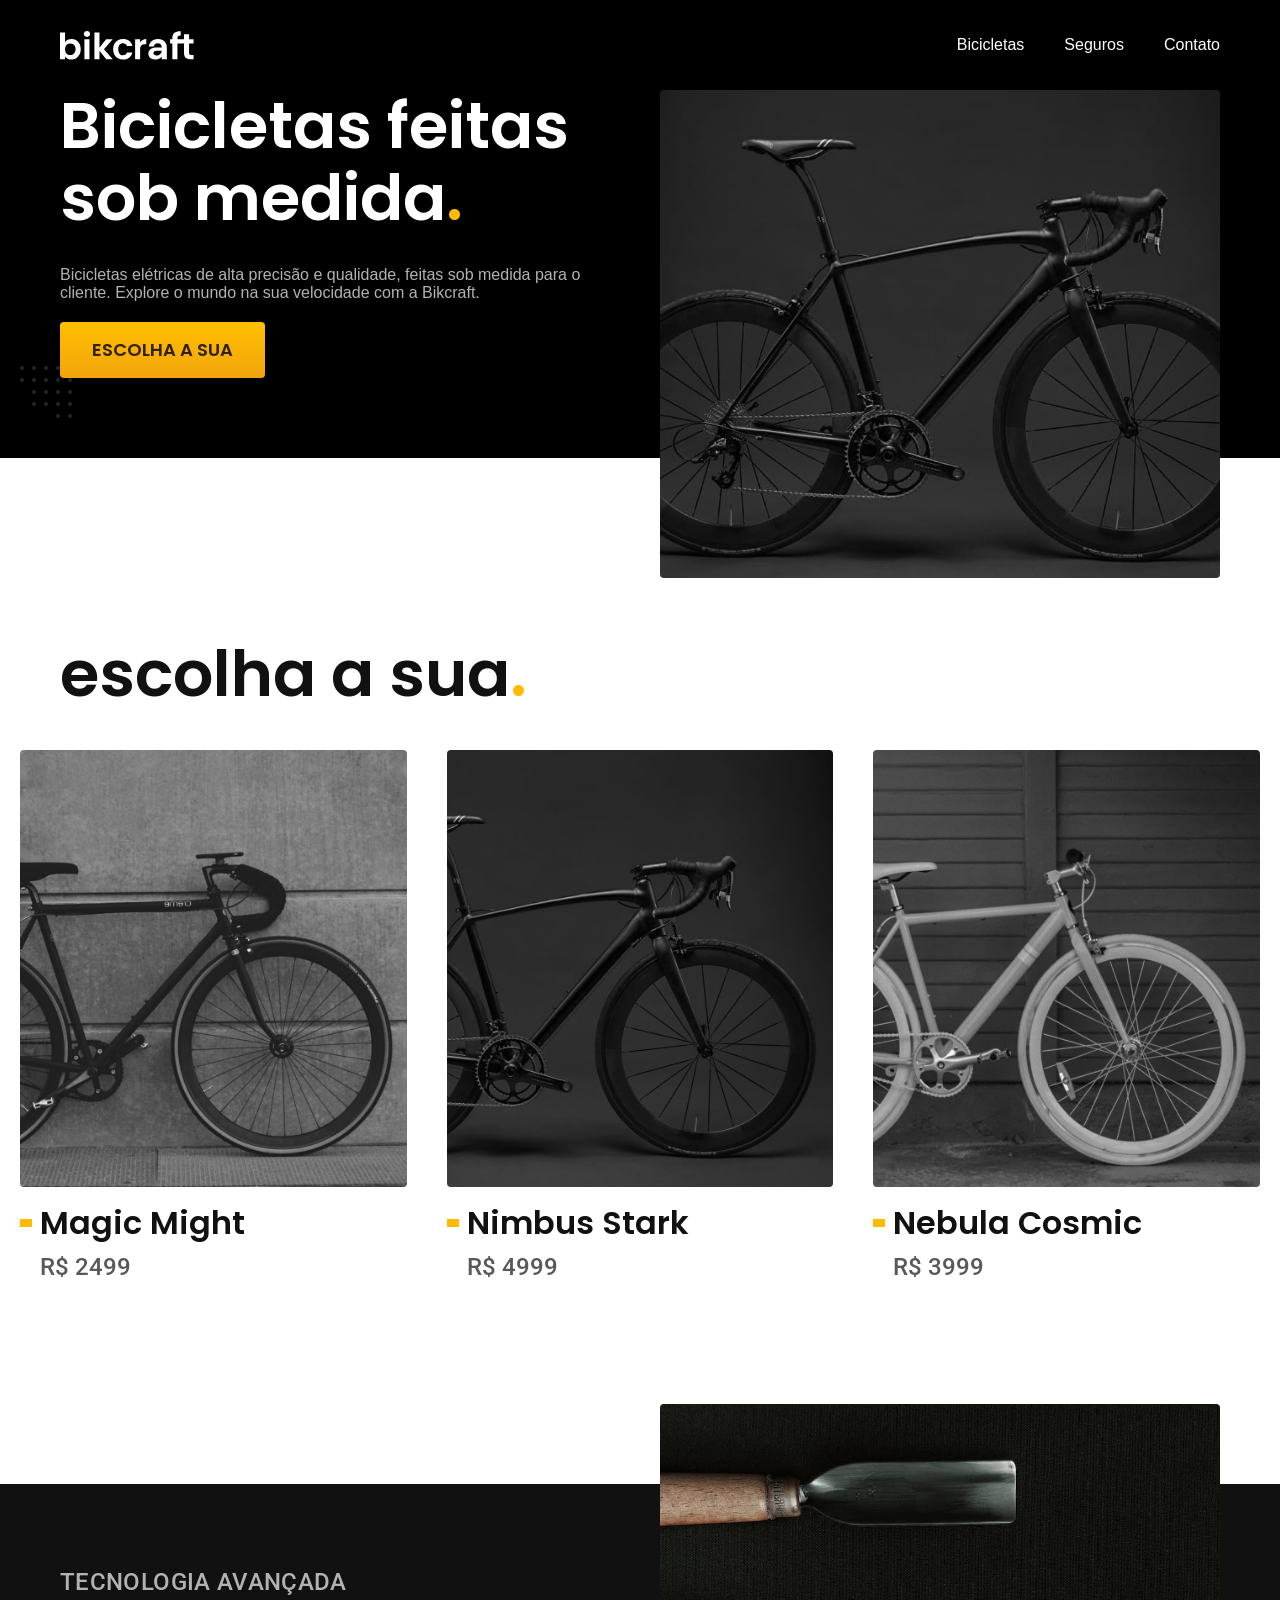
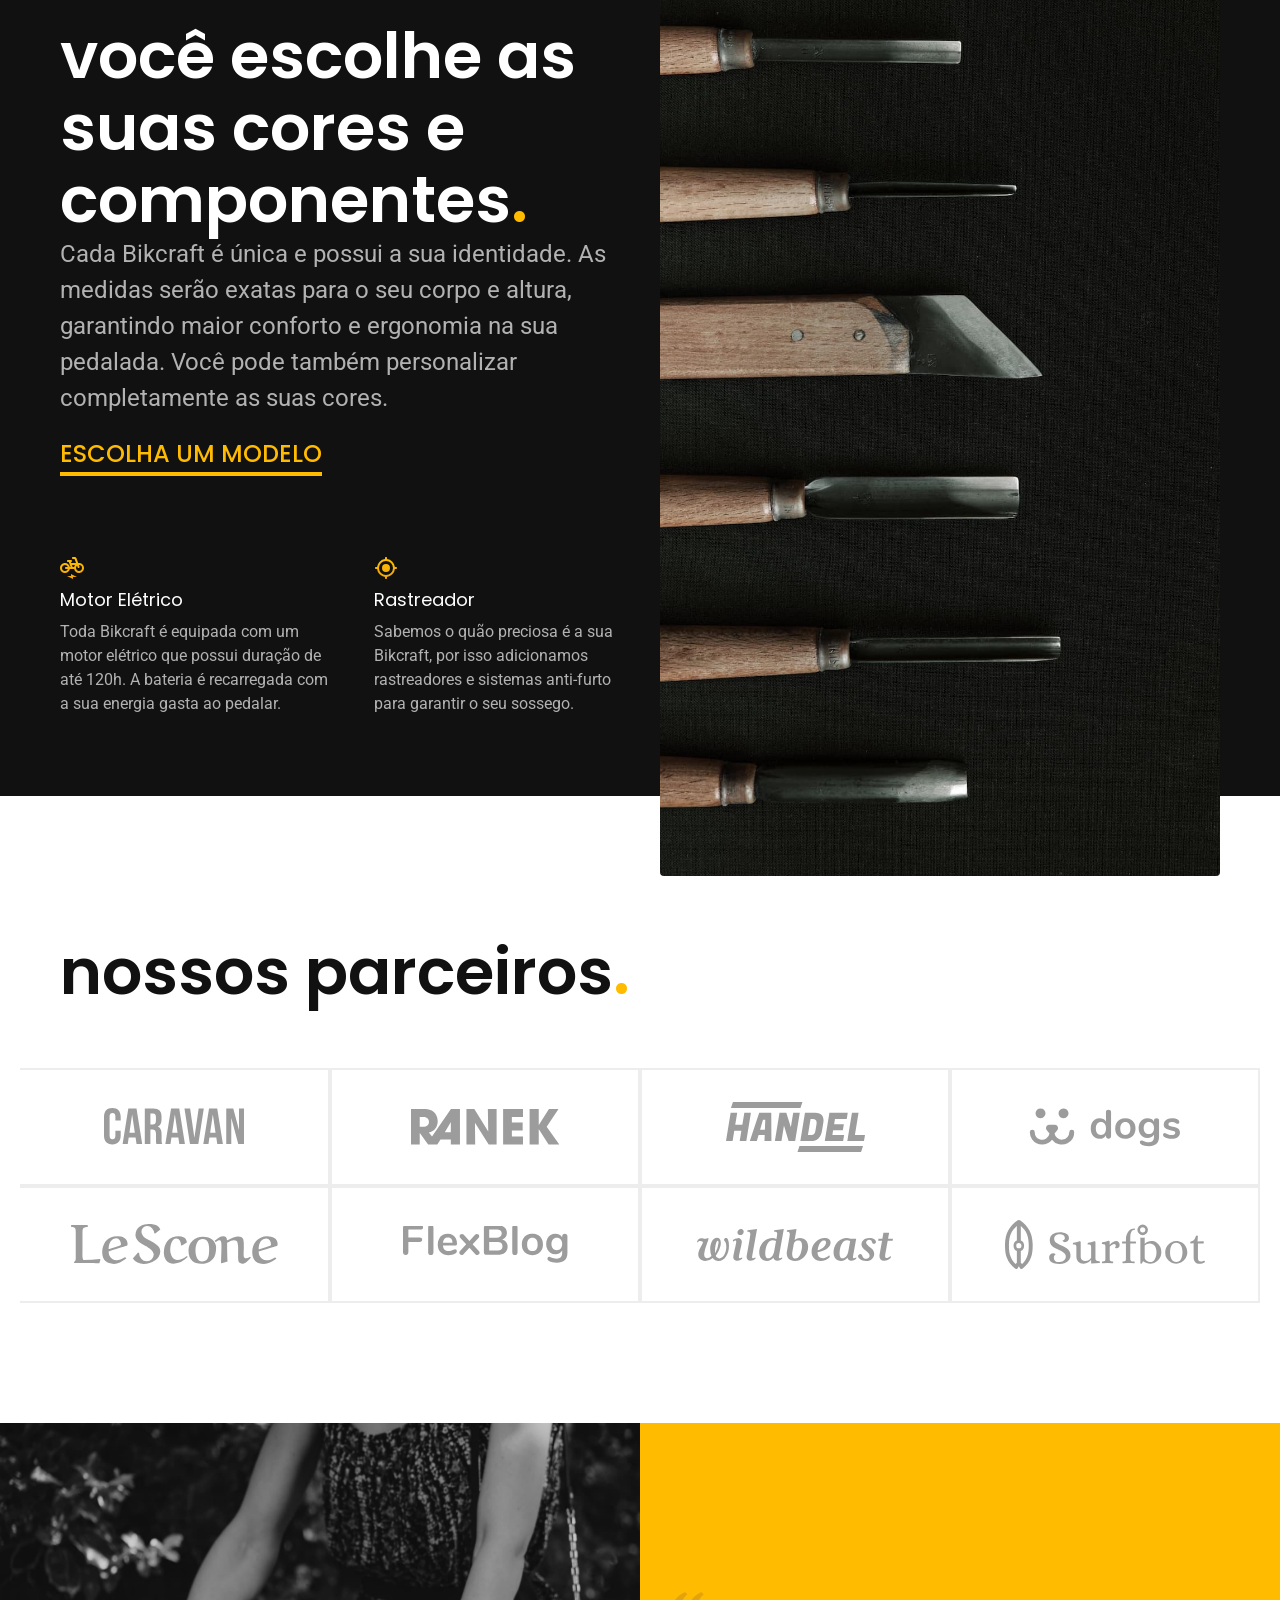
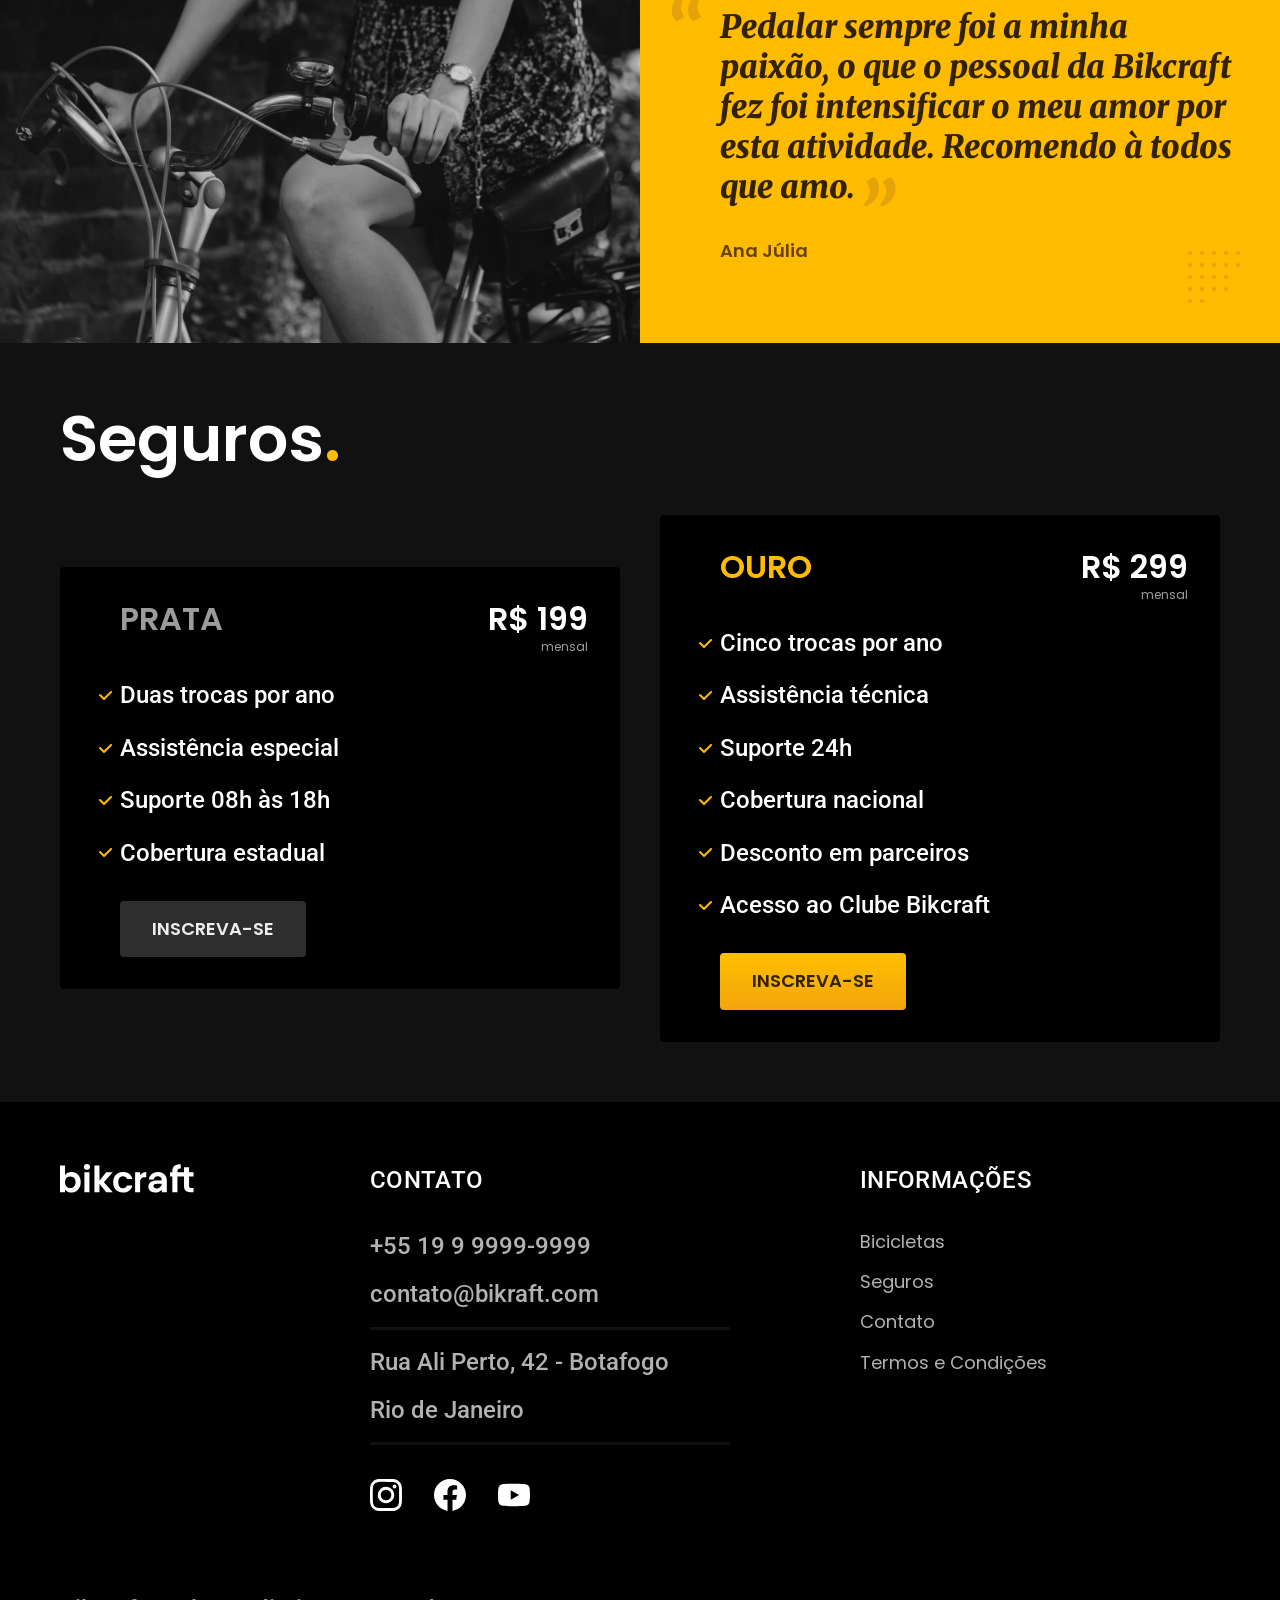
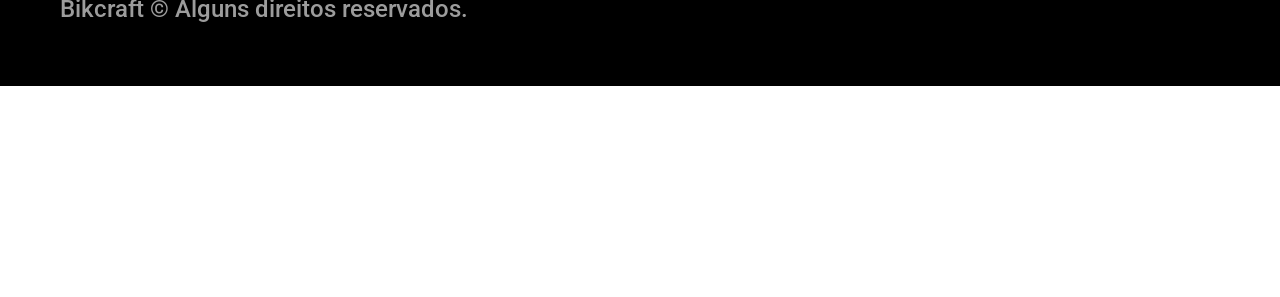
<file: index.html>
<!DOCTYPE html>
<html lang="pt-br">

<head>
  <meta charset="UTF-8">
  <meta name="viewport" content="width=device-width, initial-scale=1.0">

  <title>Bikcraft - Bicicletas Elétricas</title>
  <meta name="description" content="Bicicletas elétricas de alta precisão e qualidade,  feitas sob medida para o cliente. Explore o mundo na sua velocidade com a Bikcraft.">

  <link rel="icon" href="./favicon.svg" type="image/svg+xml">
  <link rel="preload" href="./css/style.min.css" as="style">
  <link rel="stylesheet" href="./css/style.min.css">

  <script>document.documentElement.classList.add('js');</script>
  <link rel=" preconnect" href="https://fonts.googleapis.com">
  <link rel="preconnect" href="https://fonts.gstatic.com" crossorigin>
  <link href="https://fonts.googleapis.com/css2?family=Merriweather:ital,wght@0,400;1,900&family=Poppins:wght@400;600&family=Roboto:wght@400;500&display=swap" rel="stylesheet">
</head>

<body>
  <header class="header-bg">
    <div class="header container">
      <a href="./">
        <img src="./img/bikcraft.svg" width="136" height="32" alt="Bikcraft">
      </a>

      <nav aria-label="primaria">
        <ul class="header-menu cor-0">
          <li><a href="./bicicletas.html">Bicicletas</a></li>
          <li><a href="./seguros.html">Seguros</a></li>
          <li><a href="./contato.html">Contato</a></li>
        </ul>
      </nav>
    </div>
  </header>
  <main class="introducao-bg">
    <div class="introducao container">
      <div class="introducao-conteudo">
        <h1 class="font-1-xxl cor-0 fadeInDown" data-anime="200">Bicicletas feitas sob medida<span class="cor-p1">.</span></h1>
        <p class="texto-medio cor-5 fadeInDown" data-anime="400">Bicicletas elétricas de alta precisão e qualidade, feitas sob medida para o cliente. Explore o mundo na sua velocidade com a Bikcraft.</p>
        <a href="./bicicletas.html" class="botao fadeInDown" data-anime="600">Escolha a sua</a>
      </div>

      <picture class="fadeInDown" data-anime="800">
        <source media="(max-width:800px)" srcset="./img/bicicletas/nimbus.jpg">
        <img src="./img/fotos/introducao.jpg" width="1280" height="1600" alt="Bicicleta elétrica preta">
      </picture>
    </div>
  </main>

  <article class="bicicletas-lista">
    <h2 class="font-1-xxl container">escolha a sua<span class="cor-p1">.</span></h2>

    <ul>
      <li>
        <a href="./bicicletas/magic.html">
          <img src="./img/bicicletas/magic-home.jpg" width="920" height="1040" alt="Bicicleta Preta">
          <h3 class="font-1-xl">Magic Might</h3>
          <span class="font-2-m cor-8">R$ 2499</span>
        </a>
      </li>

      <li>
        <a href="./bicicletas/nimbus.html">
          <img src="./img/bicicletas/nimbus-home.jpg" width="920" height="1040" alt="Bicicleta Preta">
          <h3 class="font-1-xl">Nimbus Stark</h3>
          <span class="font-2-m cor-8">R$ 4999</span>
        </a>
      </li>

      <li>
        <a href="./bicicletas/nebula.html">
          <img src="./img/bicicletas/nebula-home.jpg" width="920" height="1040" alt="Bicicleta Preta">
          <h3 class="font-1-xl">Nebula Cosmic</h3>
          <span class="font-2-m cor-8">R$ 3999</span>
        </a>
      </li>
    </ul>
  </article>

  <article class="tecnologia-bg">
    <div class="tecnologia container">
      <div class="tecnologia-conteudo">
        <span class="font-2-l-b cor-5">Tecnologia Avançada</span>
        <h2 class="font-1-xxl cor-0">você escolhe as suas cores e componentes<span class="cor-p1">.</span></h2>
        <p class="font-2-l cor-5">Cada Bikcraft é única e possui a sua identidade. As medidas serão exatas para o seu corpo e altura, garantindo maior conforto e ergonomia na sua pedalada. Você pode também personalizar completamente as suas cores.</p>
        <a class="link" href="./bicicletas.html">Escolha um modelo</a>
        <div class="tecnologia-vantagens">
          <div>
            <img src="./img/icones/eletrica.svg" width="24" height="24" alt="">
            <h3 class="font-1-m cor-0">Motor Elétrico</h3>
            <p class="font-2-s cor-5">Toda Bikcraft é equipada com um motor elétrico que possui duração de até 120h. A bateria é recarregada com a sua energia gasta ao pedalar.</p>
          </div>

          <div>
            <img src="./img/icones/rastreador.svg" width="24" height="24" alt="">
            <h3 class="font-1-m cor-0">Rastreador</h3>
            <p class="font-2-s cor-5">Sabemos o quão preciosa é a sua Bikcraft, por isso adicionamos rastreadores e sistemas anti-furto para garantir o seu sossego.</p>
          </div>
        </div>
      </div>
      <div class="tecnologia-imagem">
        <img src="./img/fotos/tecnologia.jpg" width="1200" height="1920" alt="">
      </div>
    </div>
  </article>

  <section class="parceiros" aria-label="Nossos Parceiros">
    <h2 class="font-1-xxl container">nossos parceiros<span class="cor-p1">.</span></h2>

    <ul>
      <li><img src="./img/parceiros/caravan.svg" width="140" height="38" alt="caravan"></li>
      <li><img src="./img/parceiros/ranek.svg" width="149" height="36" alt="ranekd"></li>
      <li><img src="./img/parceiros/handel.svg" width="139" height="50" alt="handel"></li>
      <li><img src="./img/parceiros/dogs.svg" width="152" height="39" alt="dogs"></li>
      <li><img src="./img/parceiros/lescone.svg" width="208" height="41" alt="lesccone"></li>
      <li><img src="./img/parceiros/flexblog.svg" width="165" height="38" alt="flexblog"></li>
      <li><img src="./img/parceiros/wildbeast.svg" width="196" height="34" alt="wildbeast"></li>
      <li><img src="./img/parceiros/surfbot.svg" width="200" height="49" alt="surfbot"></li>
    </ul>
  </section>

  <section class="depoimento" aria-label="Depoimento">

    <div>
      <img src="./img/fotos/depoimento.jpg" width="1560" height="1360" alt="Pessoa pedalando uma bicileta Bikcraft">
    </div>

    <div class="depoimento-conteudo">
      <blockquote class="font-1-xl cor-p5">
        <p>Pedalar sempre foi a minha paixão, o que o pessoal da Bikcraft fez foi intensificar o meu amor por esta atividade. Recomendo à todos que amo.</p>
      </blockquote>
      <span class="font-1-m-b cor-p4">Ana Júlia</span>
    </div>
  </section>

  <article class="seguros-bg">
    <div class="seguros container">
      <h2 class="font-1-xxl cor-0">Seguros<span class="cor-p1">.</span></h2>
      <div class="seguros-item">
        <h3 class="font-1-xl cor-6">PRATA</h3>
        <span class="font-1-xl cor-0">R$ 199 <span class="font-1-xs cor-6">mensal</span></span>
        <ul class="font-2-m cor-0">
          <li>Duas trocas por ano</li>
          <li>Assistência especial</li>
          <li>Suporte 08h às 18h</li>
          <li>Cobertura estadual</li>
        </ul>
        <a class="botao secundario" href="./orcamento.html?tipo=seguro&produto=prata">Inscreva-se</a>
      </div>

      <div class="seguros-item">
        <h3 class="font-1-xl cor-p1">OURO</h3>
        <span class="font-1-xl cor-0">R$ 299 <span class="font-1-xs cor-6">mensal</span></span>
        <ul class="font-2-m cor-0">
          <li>Cinco trocas por ano</li>
          <li>Assistência técnica</li>
          <li>Suporte 24h</li>
          <li>Cobertura nacional</li>
          <li>Desconto em parceiros</li>
          <li>Acesso ao Clube Bikcraft</li>
        </ul>
        <a class="botao" href="./orcamento.html?tipo=seguro&produto=ouro">Inscreva-se</a>
      </div>
    </div>
  </article>

  <footer class="footer-bg">
    <div class="footer container">
      <img src="./img/bikcraft.svg" width="136" height="32" alt="Bikcraft">
      <div class="footer-contato">
        <h3 class="font-2-l-b cor-0">Contato</h3>
        <ul class="font-2-m cor-5">
          <li><a href="tel:+5519999999999">+55 19 9 9999-9999</a></li>
          <li><a href="malito:contato@bikraft.com">contato@bikraft.com</a></li>
          <li>Rua Ali Perto, 42 - Botafogo</li>
          <li>Rio de Janeiro</li>
        </ul>
        <div class="footer-redes">
          <a href="./">
            <img src="./img/redes/instagram.svg" width="32" height="32" alt="Instagram">
          </a>
          <a href="./">
            <img src="./img/redes/facebook.svg" width="32" height="32" alt="Facebook">
          </a>
          <a href="./">
            <img src="./img/redes/youtube.svg" width="32" height="32" alt="Youtube">
          </a>
        </div>
      </div>
      <div class="footer-informacoes">
        <h3 class="font-2-l-b cor-0">Informações</h3>
        <nav>
          <ul class="font-1-m cor-5">
            <li><a href="./bicicletas.html">Bicicletas</a></li>
            <li><a href="./seguros.html">Seguros</a></li>
            <li><a href="./contato.html">Contato</a></li>
            <li><a href="./termos.html">Termos e Condições</a></li>
          </ul>
        </nav>
      </div>
      <p class="footer-copy font-2-m cor-6">Bikcraft © Alguns direitos reservados.</p>
    </div>
  </footer>

  <script src="./js/plugins/simple-anime.js"></script>
  <script src="./js/script.js"></script>
</body>

</html>
</file>
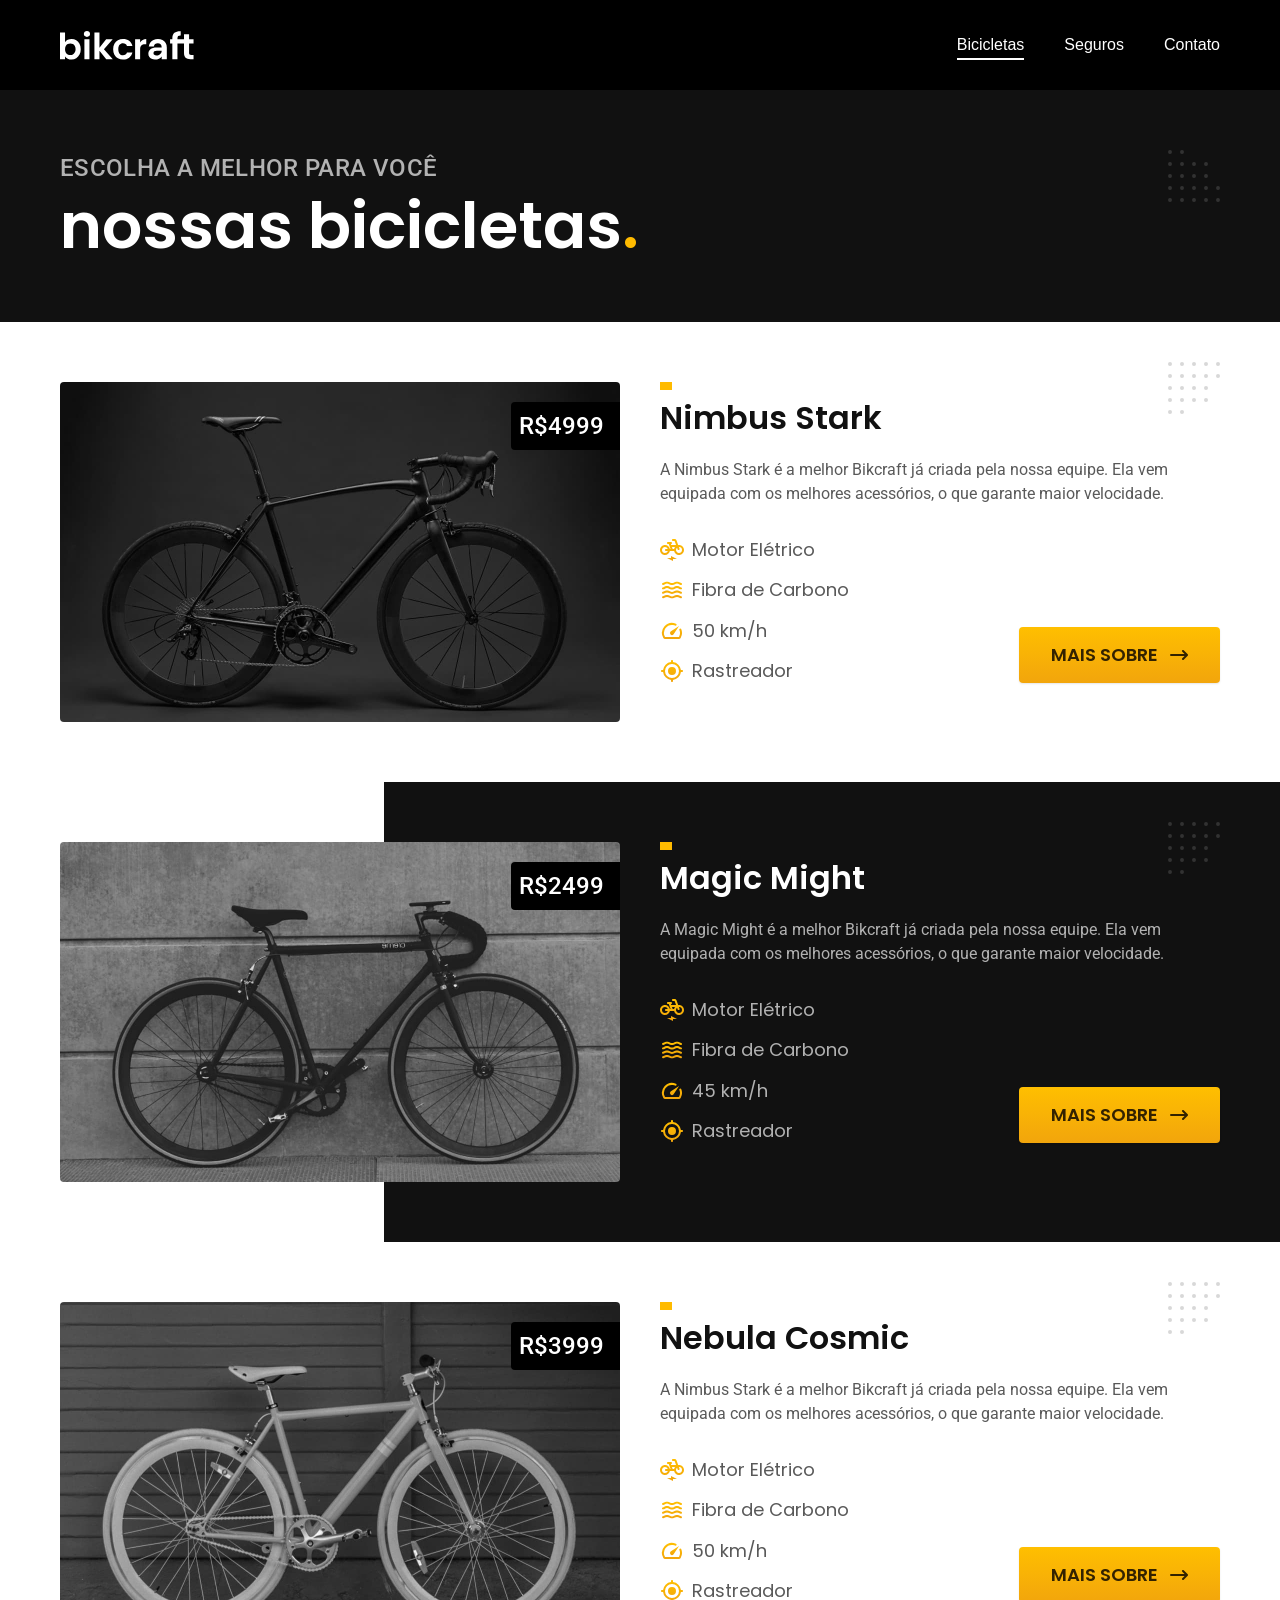
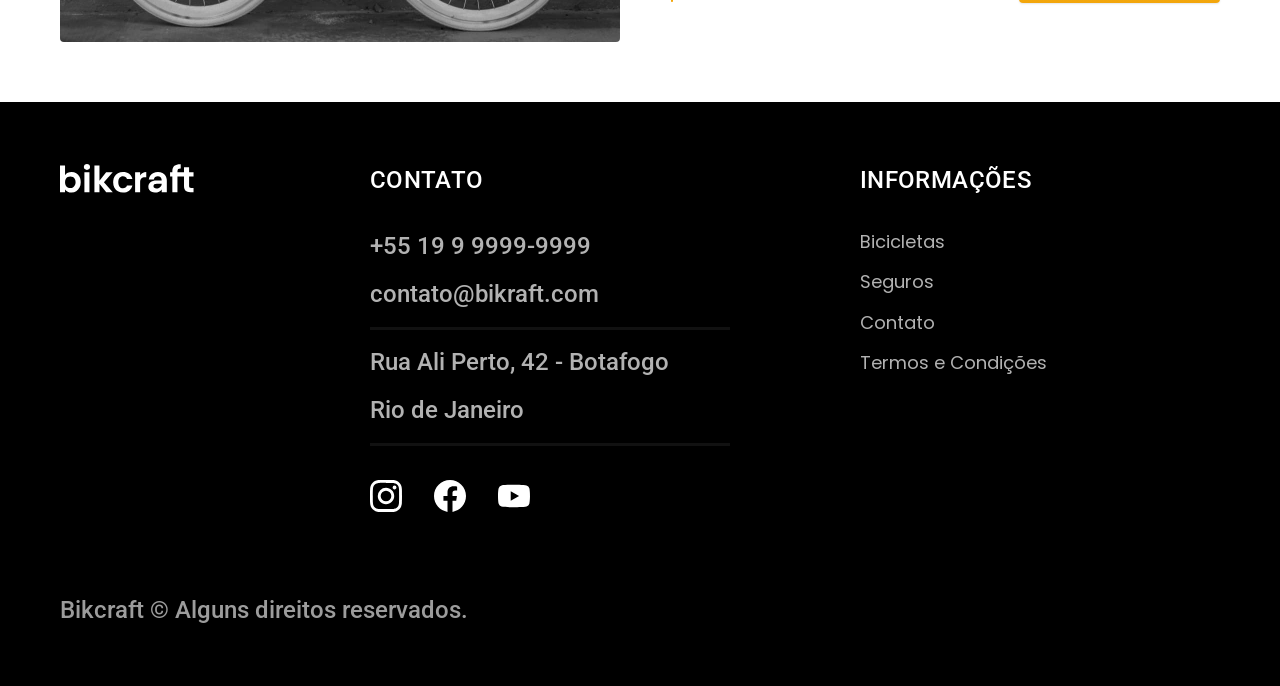
<file: bicicletas.html>
<!DOCTYPE html>
<html lang="pt-br">

<head>
  <title>Bicicletas | Bikcraft</title>
  <meta charset="UTF-8">
  <meta name="viewport" content="width=device-width, initial-scale=1.0">
  <meta name="description" content="Termos e condições.">
  <link rel="icon" href="./favicon.svg" type="image/svg+xml">
  <link rel="preload" href="./css/style.min.css" as=" style">
  <link rel="stylesheet" href="./css/style.min.css">

  <script>document.documentElement.classList.add('js');</script>
  <link rel=" preconnect" href="https://fonts.googleapis.com">
  <link rel="preconnect" href="https://fonts.gstatic.com" crossorigin>
  <link href="https://fonts.googleapis.com/css2?family=Merriweather:ital,wght@0,400;1,900&family=Poppins:wght@400;600&family=Roboto:wght@400;500&display=swap" rel="stylesheet">
</head>

<body id="bicicletas">
  <header class="header-bg">
    <div class="header container">
      <a href="./">
        <img src="./img/bikcraft.svg" alt="Bikcraft">
      </a>

      <nav aria-label="primaria">
        <ul class="header-menu cor-0">
          <li><a href="./bicicletas.html">Bicicletas</a></li>
          <li><a href="./seguros.html">Seguros</a></li>
          <li><a href="./contato.html">Contato</a></li>
        </ul>
      </nav>
    </div>
  </header>

  <main>
    <div class="titulo-bg">
      <div class="titulo container js fadeInUp" data-anime="200">
        <p class="font-2-l-b cor-5">Escolha a melhor para você</p>
        <h1 class="font-1-xxl cor-0">nossas bicicletas<span class="cor-p1">.</span></h1>
      </div>
    </div>
    <div class="bicicletas container js fadeInLeft" data-anime="500">
      <div class="bicicletas-imagem">
        <img src="./img/bicicletas/nimbus.jpg" alt="Bicicleta preta">
        <span class="font-2-m cor-0">R$4999</span>
      </div>
      <div class="bicicletas-conteudo js fadeInLeft" data-anime="500">
        <h2 class="font-1-xl">Nimbus Stark</h2>
        <p class="font-2-s cor-8">A Nimbus Stark é a melhor Bikcraft já criada pela nossa equipe. Ela vem equipada com os melhores acessórios, o que garante maior velocidade.</p>
        <ul class="font-1-m cor-8">
          <li><img src="./img/icones/eletrica.svg" alt="">
            Motor Elétrico
          </li>

          <li><img src="./img/icones/carbono.svg" alt="">
            Fibra de Carbono
          </li>

          <li><img src="./img/icones/velocidade.svg" alt="">
            50 km/h
          </li>

          <li><img src="./img/icones/rastreador.svg" alt="">
            Rastreador
          </li>
        </ul>
        <a class="botao seta" href="./bicicletas/nimbus.html">Mais Sobre</a>
      </div>
    </div>

    <div class="bicicletas-bg">
      <div class="bicicletas container">
        <div class="bicicletas-imagem">
          <img src="./img/bicicletas/magic.jpg" alt="Bicicleta preta">
          <span class="font-2-m cor-0">R$2499</span>
        </div>
        <div class="bicicletas-conteudo">
          <h2 class="font-1-xl cor-0">Magic Might</h2>
          <p class="font-2-s cor-5">A Magic Might é a melhor Bikcraft já criada pela nossa equipe. Ela vem equipada com os melhores acessórios, o que garante maior velocidade.</p>
          <ul class="font-1-m cor-5">
            <li><img src="./img/icones/eletrica.svg" alt="">
              Motor Elétrico
            </li>

            <li><img src="./img/icones/carbono.svg" alt="">
              Fibra de Carbono
            </li>

            <li><img src="./img/icones/velocidade.svg" alt="">
              45 km/h
            </li>

            <li><img src="./img/icones/rastreador.svg" alt="">
              Rastreador
            </li>
          </ul>
          <a class="botao seta" href="./bicicletas/magic.html">Mais Sobre</a>
        </div>
      </div>
    </div>

    <div class="bicicletas container">
      <div class="bicicletas-imagem">
        <img src="./img/bicicletas/nebula.jpg" alt="Bicicleta preta">
        <span class="font-2-m cor-0">R$3999</span>
      </div>
      <div class="bicicletas-conteudo">
        <h2 class="font-1-xl">Nebula Cosmic</h2>
        <p class="font-2-s cor-8">A Nimbus Stark é a melhor Bikcraft já criada pela nossa equipe. Ela vem equipada com os melhores acessórios, o que garante maior velocidade.</p>
        <ul class="font-1-m cor-8">
          <li><img src="./img/icones/eletrica.svg" alt="">
            Motor Elétrico
          </li>

          <li><img src="./img/icones/carbono.svg" alt="">
            Fibra de Carbono
          </li>

          <li><img src="./img/icones/velocidade.svg" alt="">
            50 km/h
          </li>

          <li><img src="./img/icones/rastreador.svg" alt="">
            Rastreador
          </li>
        </ul>
        <a class="botao seta" href="./bicicletas/nebula.html">Mais Sobre</a>
      </div>
    </div>

  </main>

  <footer class="footer-bg">
    <div class="footer container">
      <img src="./img/bikcraft.svg" alt="Bikcraft">
      <div class="footer-contato">
        <h3 class="font-2-l-b cor-0">Contato</h3>
        <ul class="font-2-m cor-5">
          <li><a href="tel:+5519999999999">+55 19 9 9999-9999</a></li>
          <li><a href="malito:contato@bikraft.com">contato@bikraft.com</a></li>
          <li>Rua Ali Perto, 42 - Botafogo</li>
          <li>Rio de Janeiro</li>
        </ul>
        <div class="footer-redes">
          <a href="./">
            <img src="./img/redes/instagram.svg" alt="Instagram">
          </a>
          <a href="./">
            <img src="./img/redes/facebook.svg" alt="Facebook">
          </a>
          <a href="./">
            <img src="./img/redes/youtube.svg" alt="Youtube">
          </a>
        </div>
      </div>
      <div class="footer-informacoes">
        <h3 class="font-2-l-b cor-0">Informações</h3>
        <nav>
          <ul class="font-1-m cor-5">
            <li><a href="./bicicletas.html">Bicicletas</a></li>
            <li><a href="./seguros.html">Seguros</a></li>
            <li><a href="./contato.html">Contato</a></li>
            <li><a href="./termos.html">Termos e Condições</a></li>
          </ul>
        </nav>
      </div>
      <p class="footer-copy font-2-m cor-6">Bikcraft © Alguns direitos reservados.</p>
    </div>
  </footer>

  <script src="./js/plugins/simple-anime.js"></script>
  <script src="./js/script.js"></script>
</body>

</html>
</file>
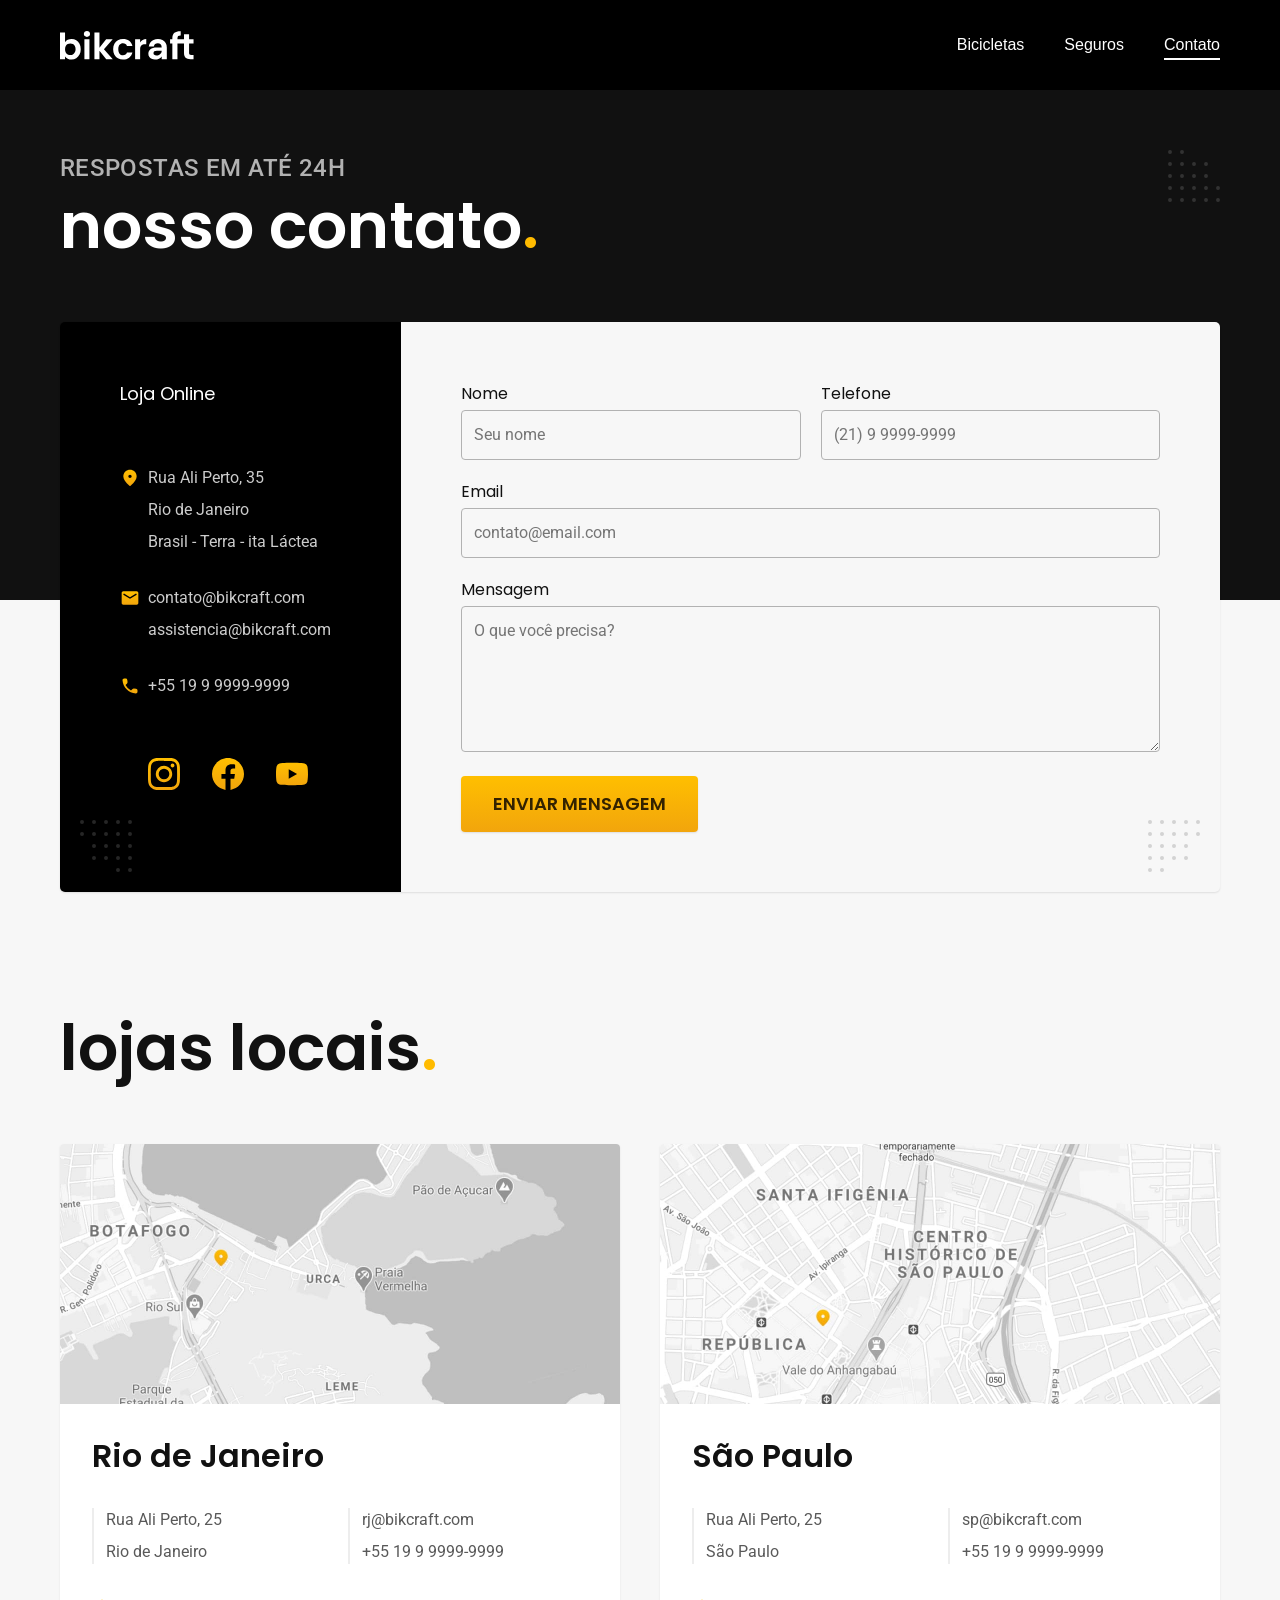
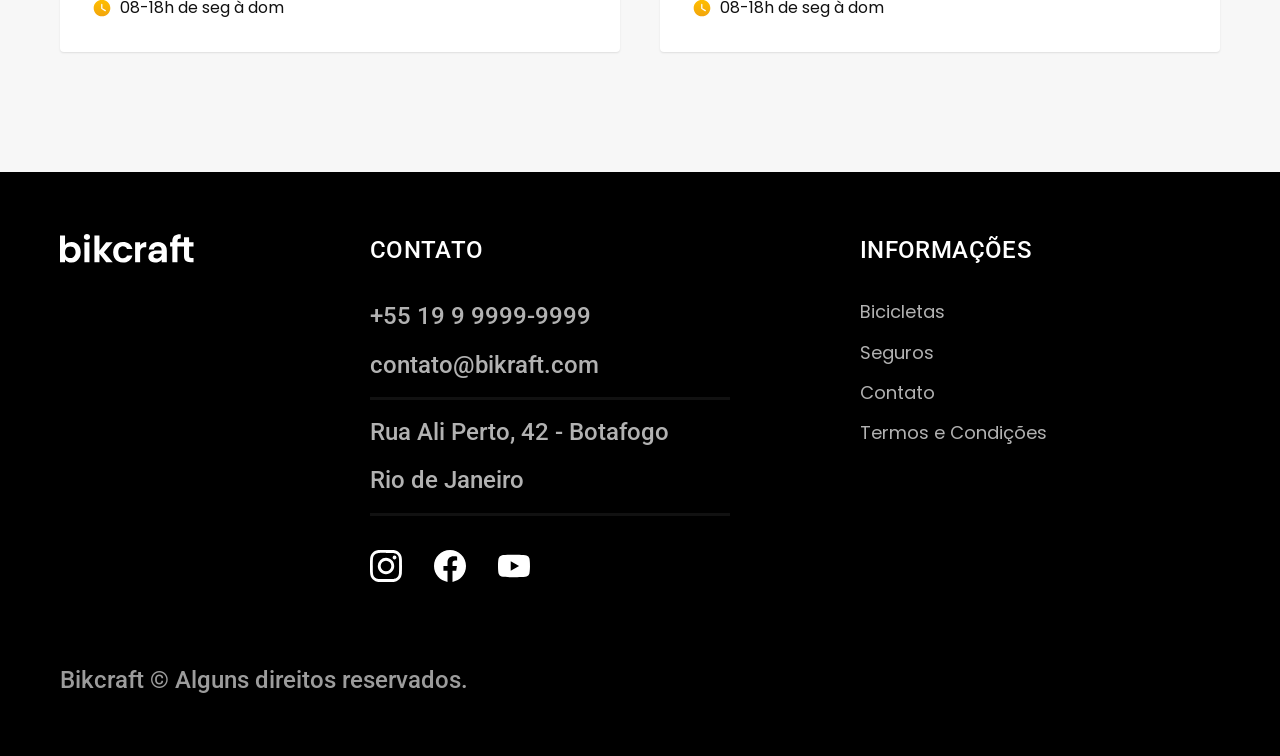
<file: contato.html>
<!DOCTYPE html>
<html lang="pt-br">

<head>
  <title>contato | Bikcraft</title>
  <meta charset="UTF-8">
  <meta name="viewport" content="width=device-width, initial-scale=1.0">
  <meta name="description" content="Termos e condições.">
  <link rel="icon" href="./favicon.svg" type="image/svg+xml">
  <link rel="preload" href="./css/style.min.css" as="style">
  <link rel="stylesheet" href="./css/style.min.css">


  <script>document.documentElement.classList.add('js');</script>
  <link rel=" preconnect" href="https://fonts.googleapis.com">
  <link rel="preconnect" href="https://fonts.gstatic.com" crossorigin>
  <link href="https://fonts.googleapis.com/css2?family=Merriweather:ital,wght@0,400;1,900&family=Poppins:wght@400;600&family=Roboto:wght@400;500&display=swap" rel="stylesheet">
</head>

<body id="contato">
  <header class="header-bg">
    <div class="header container">
      <a href="./">
        <img src="./img/bikcraft.svg" alt="Bikcraft">
      </a>

      <nav aria-label="primaria">
        <ul class="header-menu cor-0">
          <li><a href="./bicicletas.html">Bicicletas</a></li>
          <li><a href="./seguros.html">Seguros</a></li>
          <li><a href="./contato.html">Contato</a></li>
        </ul>
      </nav>
    </div>
  </header>

  <main>
    <div class="titulo-bg">
      <div class="titulo container js fadeInDown" data-anime="200">
        <p class="font-2-l-b cor-5">Respostas em até 24h</p>
        <h1 class="font-1-xxl cor-0">nosso contato<span class="cor-p1">.</span></h1>
      </div>
    </div>

    <div class="contato container js fadeInDown" data-anime="400">
      <section class="contato-dados" aria-label="Endereco">
        <h2 class="font-1-m cor-0">Loja Online</h2>
        <div class="contato-endereco font-2-s cor-4">
          <p>Rua Ali Perto, 35</p>
          <p>Rio de Janeiro</p>
          <p>Brasil - Terra - ita Láctea</p>
        </div>
        <address class="contato-meios font-2-s cor-4">
          <a href="mailto:contato@bikcraft.com">contato@bikcraft.com</a>
          <a href="mailto:assistencia@bikcraft.com">assistencia@bikcraft.com</a>
          <a href="tel:+5519999999999">+55 19 9 9999-9999</a>
        </address>
        <div class="contato-redes">
          <a href="./">
            <img src="./img/redes/instagram-p.svg" alt="Instagram">
          </a>
          <a href="./">
            <img src="./img/redes/facebook-p.svg" alt="Facebook">
          </a>
          <a href="./">
            <img src="./img/redes/youtube-p.svg" alt="Youtube">
          </a>
        </div>
      </section>

      <section aria-label="Formulário" class="contato-formulario">
        <form class="form" action="./enviar.php" method="post">
          <div>
            <label for="nome">Nome</label>
            <input type="text" id="nome" name="nome" placeholder="Seu nome">
          </div>

          <div>
            <label for="telefone">Telefone</label>
            <input type="text" id="telefone" name="telefone" placeholder="(21) 9 9999-9999">
          </div>

          <div class="col-2">
            <label for="email">Email</label>
            <input type="email" id="email" name="email" placeholder="contato@email.com" required>
          </div>

          <div class="col-2">
            <label for="mensagem">Mensagem</label>
            <textarea rows="5" id="mensagem" name="mensagem" placeholder="O que você precisa?"></textarea>
          </div>
          <button class="botao col-2">Enviar Mensagem</button>
        </form>
      </section>
    </div>
  </main>

  <article class="lojas container">
    <h2 class="font-1-xxl">lojas locais<span class="cor-p1">.</span></h2>
    <div class="lojas-item">
      <img src="./img/lojas/rj.jpg" alt="mapa marcando o endereço em Rua Ali Perto, 25 - Rio de Janeiro - RJ">
      <div class="lojas-conteudo">
        <h3 class="font-1-xl">Rio de Janeiro</h3>
        <div class="lojas-dados font-2-s cor-8">
          <p>Rua Ali Perto, 25</p>
          <p>Rio de Janeiro</p>
        </div>
        <div class="lojas-dados font-2-s cor-8">
          <a href="mailto:rj@bikcraft.com">rj@bikcraft.com</a>
          <a href="tel:+5519999999999">+55 19 9 9999-9999</a>
        </div>
        <p class="lojas-tempo font-1-s"><img src="./img/icones/horario.svg" alt="">08-18h de seg à dom</p>
      </div>
    </div>


    <div class="lojas-item">
      <img src="./img/lojas/sp.jpg" alt="mapa marcando o endereço em Rua Ali Perto, 25 - São Paulo - SP">
      <div class="lojas-conteudo">
        <h3 class="font-1-xl">São Paulo</h3>
        <div class="lojas-dados font-2-s cor-8">
          <p>Rua Ali Perto, 25</p>
          <p>São Paulo</p>
        </div>
        <div class="lojas-dados font-2-s cor-8">
          <a href="mailto:sp@bikcraft.com">sp@bikcraft.com</a>
          <a href="tel:+5511999999999">+55 19 9 9999-9999</a>
        </div>
        <p class="lojas-tempo font-1-s"><img src="./img/icones/horario.svg" alt="">08-18h de seg à dom</p>
      </div>
    </div>
  </article>

  <footer class="footer-bg">
    <div class="footer container">
      <img src="./img/bikcraft.svg" alt="Bikcraft">
      <div class="footer-contato">
        <h3 class="font-2-l-b cor-0">Contato</h3>
        <ul class="font-2-m cor-5">
          <li><a href="tel:+5519999999999">+55 19 9 9999-9999</a></li>
          <li><a href="malito:contato@bikraft.com">contato@bikraft.com</a></li>
          <li>Rua Ali Perto, 42 - Botafogo</li>
          <li>Rio de Janeiro</li>
        </ul>
        <div class="footer-redes">
          <a href="./">
            <img src="./img/redes/instagram.svg" alt="Instagram">
          </a>
          <a href="./">
            <img src="./img/redes/facebook.svg" alt="Facebook">
          </a>
          <a href="./">
            <img src="./img/redes/youtube.svg" alt="Youtube">
          </a>
        </div>
      </div>
      <div class="footer-informacoes">
        <h3 class="font-2-l-b cor-0">Informações</h3>
        <nav>
          <ul class="font-1-m cor-5">
            <li><a href="./bicicletas.html">Bicicletas</a></li>
            <li><a href="./seguros.html">Seguros</a></li>
            <li><a href="./contato.html">Contato</a></li>
            <li><a href="./termos.html">Termos e Condições</a></li>
          </ul>
        </nav>
      </div>
      <p class="footer-copy font-2-m cor-6">Bikcraft © Alguns direitos reservados.</p>
    </div>
  </footer>


  <script src="./js/plugins/simple-anime.js"></script>
  <script src="./js/script.js"></script>
  <script src="./js/formulario.js"></script>
</body>

</html>
</file>
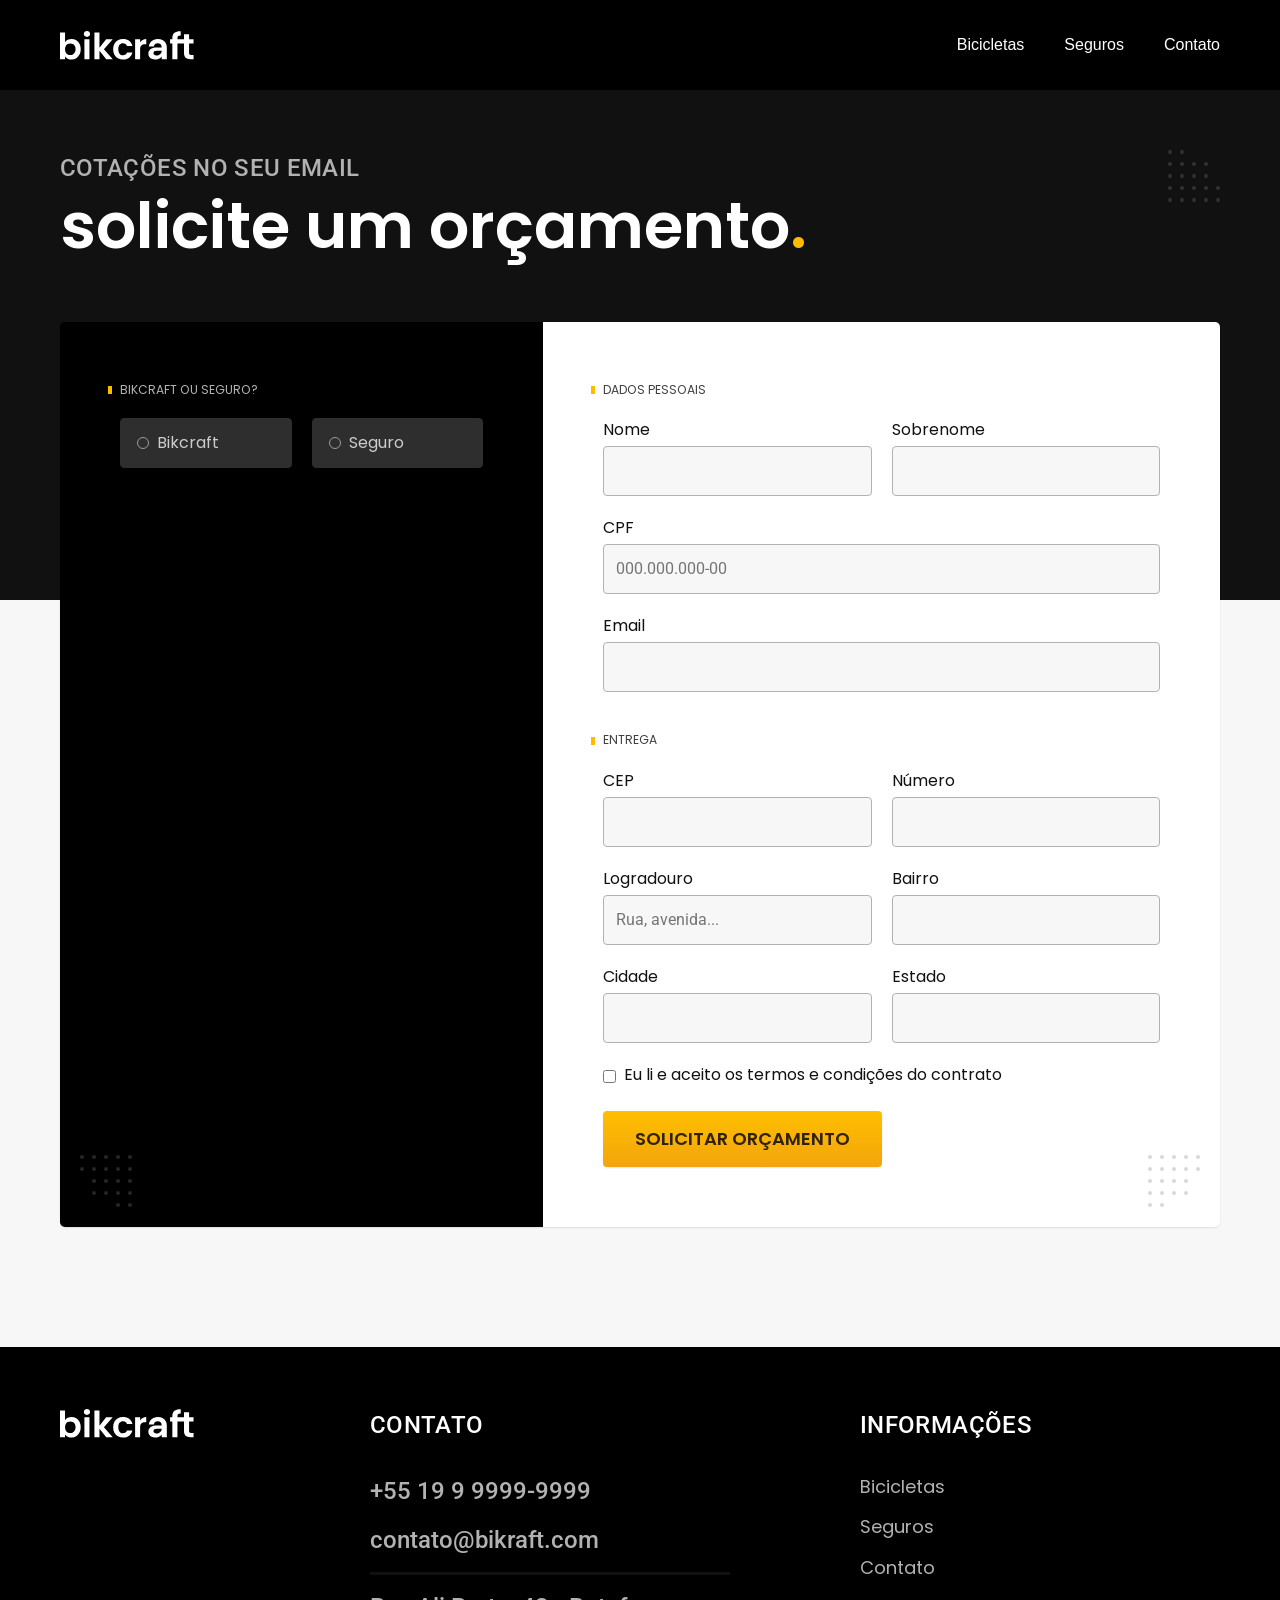
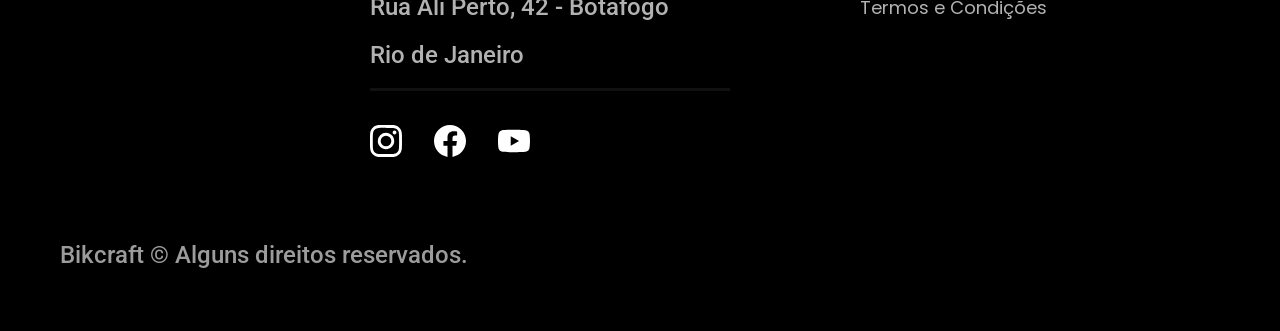
<file: orcamento.html>
<!DOCTYPE html>
<html lang="pt-br">

<head>
  <title>Orçamento | Bikcraft</title>
  <meta charset="UTF-8">
  <meta name="viewport" content="width=device-width, initial-scale=1.0">
  <meta name="description" content="Termos e condições.">
  <link rel="icon" href="./favicon.svg" type="image/svg+xml">
  <link rel="preload" href="./css/style.min.css" as=" style">
  <link rel="stylesheet" href="./css/style.min.css">

  <script>document.documentElement.classList.add('js');</script>
  <link rel=" preconnect" href="https://fonts.googleapis.com">
  <link rel="preconnect" href="https://fonts.gstatic.com" crossorigin>
  <link href="https://fonts.googleapis.com/css2?family=Merriweather:ital,wght@0,400;1,900&family=Poppins:wght@400;600&family=Roboto:wght@400;500&display=swap" rel="stylesheet">
</head>

<body id="orcamento">
  <header class="header-bg">
    <div class="header container">
      <a href="./">
        <img src="./img/bikcraft.svg" alt="Bikcraft">
      </a>

      <nav aria-label="primaria">
        <ul class="header-menu cor-0">
          <li><a href="./bicicletas.html">Bicicletas</a></li>
          <li><a href="./seguros.html">Seguros</a></li>
          <li><a href="./contato.html">Contato</a></li>
        </ul>
      </nav>
    </div>
  </header>

  <main>
    <div class="titulo-bg">
      <div class="titulo container">
        <p class="font-2-l-b cor-5">COTAÇÕES NO SEU EMAIL</p>
        <h1 class="font-1-xxl cor-0">solicite um orçamento<span class="cor-p1">.</span></h1>
      </div>
    </div>

    <form class="orcamento container" action="./enviar.php" method="post">
      <div class="orcamento-produto">
        <h2 class="font-1-xs cor-5">Bikcraft ou Seguro?</h2>

        <input type="radio" name="tipo" value="bikcraft" id="bikcraft">
        <label for="bikcraft">Bikcraft</label>

        <input type="radio" name="tipo" value="seguro" id="seguro">
        <label for="seguro">Seguro</label>

        <div class="orcamento-conteudo" id="orcamento-bikcraft">
          <h2 class="font-1-xs cor-5">Escolha a sua</h2>

          <input type="radio" name="produto" value="nimbus" id="nimbus">
          <label for="nimbus">Nimbus Stark <span>R$ 4999</span></label>
          <div class="orcamento-detalhes">
            <ul class="font-1-xs cor-8">
              <li><img src="./img/icones/eletrica.svg" alt="">Motor Elétrico</li>
              <li><img src="./img/icones/carbono.svg" alt="">Fibra de Carbono</li>
              <li><img src="./img/icones/velocidade.svg" alt="">50 km/h</li>
              <li><img src="./img/icones/rastreador.svg" alt="">Rastreador</li>
            </ul>
            <img src="./img/bicicletas/nimbus.jpg" alt="Bicicleta preta">
          </div>


          <input type="radio" name="produto" value="magic" id="magic">
          <label for="magic">Magic Might <span>R$ 2499</span></label>
          <div class="orcamento-detalhes">
            <ul class="font-1-xs cor-8">
              <li><img src="./img/icones/eletrica.svg" alt="">Motor Elétrico</li>
              <li><img src="./img/icones/carbono.svg" alt="">Fibra de Carbono</li>
              <li><img src="./img/icones/velocidade.svg" alt="">45 km/h</li>
              <li><img src="./img/icones/rastreador.svg" alt="">Rastreador</li>
            </ul>
            <img src="./img/bicicletas/magic.jpg" alt="Bicicleta preta">
          </div>



          <input type="radio" name="produto" value="nebula" id="nebula">
          <label for="nebula">Nebula Cosmic <span>R$ 3999</span></label>
          <div class="orcamento-detalhes">
            <ul class="font-1-xs cor-8">
              <li><img src="./img/icones/eletrica.svg" alt="">Motor Elétrico</li>
              <li><img src="./img/icones/carbono.svg" alt="">Fibra de Carbono</li>
              <li><img src="./img/icones/velocidade.svg" alt="">40 km/h</li>
              <li><img src="./img/icones/rastreador.svg" alt="">Rastreador</li>
            </ul>
            <img src="./img/bicicletas/nebula.jpg" alt="Bicicleta preta">
          </div>
        </div>

        <div class="orcamento-conteudo" id="orcamento-seguro">
          <h2 class="font-1-xs cor-5">Escolha o plano</h2>

          <input type="radio" name="produto" value="prata" id="prata">
          <label for="prata">Prata <span>R$ 199</span></label>

          <input type="radio" name="produto" value="ouro" id="ouro">
          <label for="ouro">Ouro <span>R$ 299</span></label>
        </div>

      </div>

      <div class="orcamento-dados form">
        <h2 class="font-1-xs cor-9 col-2">dados pessoais</h2>
        <div>
          <label for="nome">Nome</label>
          <input type="text" id="nome" name="nome">
        </div>

        <div>
          <label for="sobrenome">Sobrenome</label>
          <input type="text" id="sobrenome" name="sobrenome">
        </div>

        <div class="col-2">
          <label for="cpf">CPF</label>
          <input type="text" id="cpf" name="cpf" placeholder="000.000.000-00">
        </div>

        <div class="col-2">
          <label for="email">Email</label>
          <input type="email" id="email" name="email" required>
        </div>

        <h2 class="font-1-xs cor-9 col-2">entrega</h2>

        <div>
          <label for="cep">CEP</label>
          <input type="text" id="cep" name="cep">
        </div>

        <div>
          <label for="numero">Número</label>
          <input type="text" id="numero" name="numero">
        </div>

        <div>
          <label for="logradouro">Logradouro</label>
          <input type="text" id="logradouro" name="logradouro" placeholder="Rua, avenida...">
        </div>

        <div>
          <label for="bairro">Bairro</label>
          <input type="text" id="bairro" name="bairro">
        </div>

        <div>
          <label for="cidade">Cidade</label>
          <input type="text" id="cidade" name="cidade">
        </div>

        <div>
          <label for="estado">Estado</label>
          <input type="text" id="estado" name="estado">
        </div>

        <div class="termos-contrato-div">
          <input class="termos-contrato" type="checkbox" name="termos" value="aceito" id="termos">
          <label class="termos-contrato-c" for="termos">Eu li e aceito os termos e condições do contrato
        </div>
        <button class="botao col-2">Solicitar Orçamento</button>

      </div>
    </form>
  </main>

  <footer class="footer-bg">
    <div class="footer container">
      <img src="./img/bikcraft.svg" alt="Bikcraft">
      <div class="footer-contato">
        <h3 class="font-2-l-b cor-0">Contato</h3>
        <ul class="font-2-m cor-5">
          <li><a href="tel:+5519999999999">+55 19 9 9999-9999</a></li>
          <li><a href="malito:contato@bikraft.com">contato@bikraft.com</a></li>
          <li>Rua Ali Perto, 42 - Botafogo</li>
          <li>Rio de Janeiro</li>
        </ul>
        <div class="footer-redes">
          <a href="./">
            <img src="./img/redes/instagram.svg" alt="Instagram">
          </a>
          <a href="./">
            <img src="./img/redes/facebook.svg" alt="Facebook">
          </a>
          <a href="./">
            <img src="./img/redes/youtube.svg" alt="Youtube">
          </a>
        </div>
      </div>
      <div class="footer-informacoes">
        <h3 class="font-2-l-b cor-0">Informações</h3>
        <nav>
          <ul class="font-1-m cor-5">
            <li><a href="./bicicletas.html">Bicicletas</a></li>
            <li><a href="./seguros.html">Seguros</a></li>
            <li><a href="./contato.html">Contato</a></li>
            <li><a href="./termos.html">Termos e Condições</a></li>
          </ul>
        </nav>
      </div>
      <p class="footer-copy font-2-m cor-6">Bikcraft © Alguns direitos reservados.</p>
    </div>
  </footer>


  <script src="./js/script.js"></script>
  <script src="./js/formulario.js"></script>
</body>

</html>
</file>
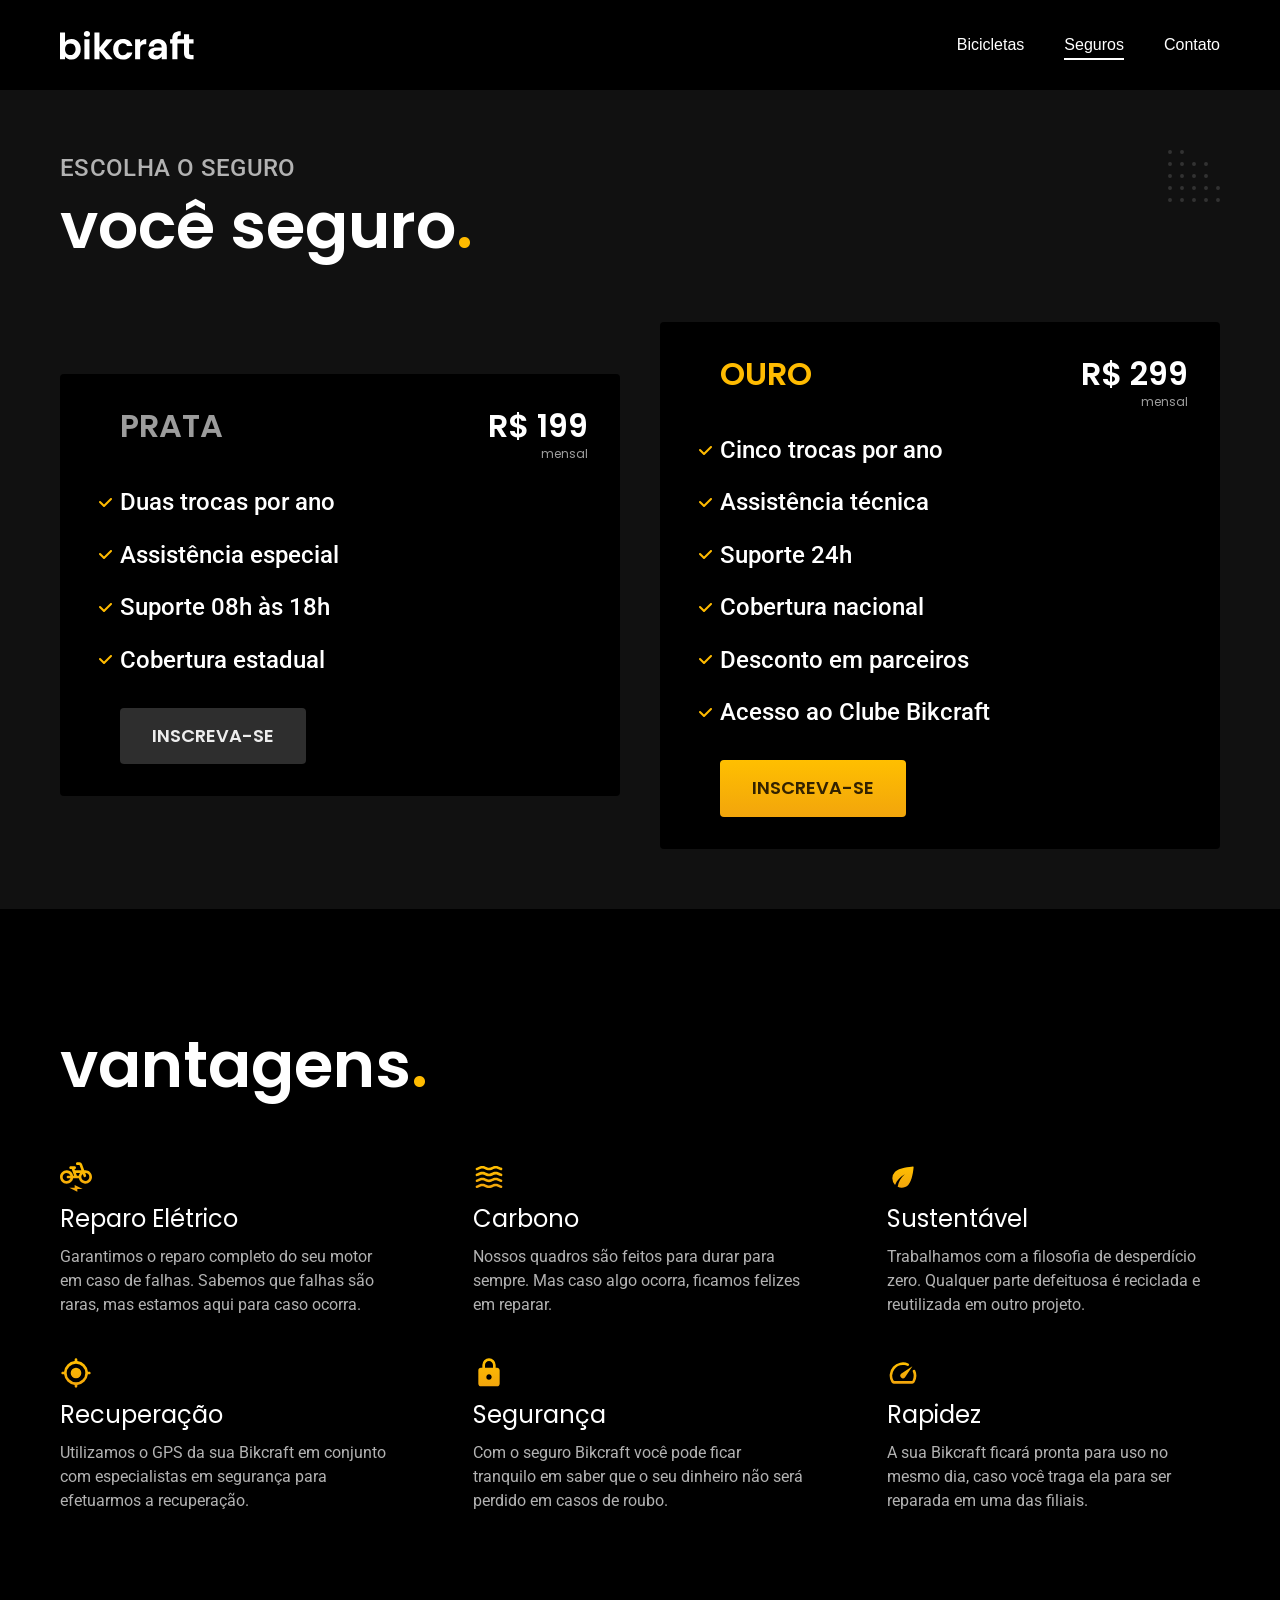
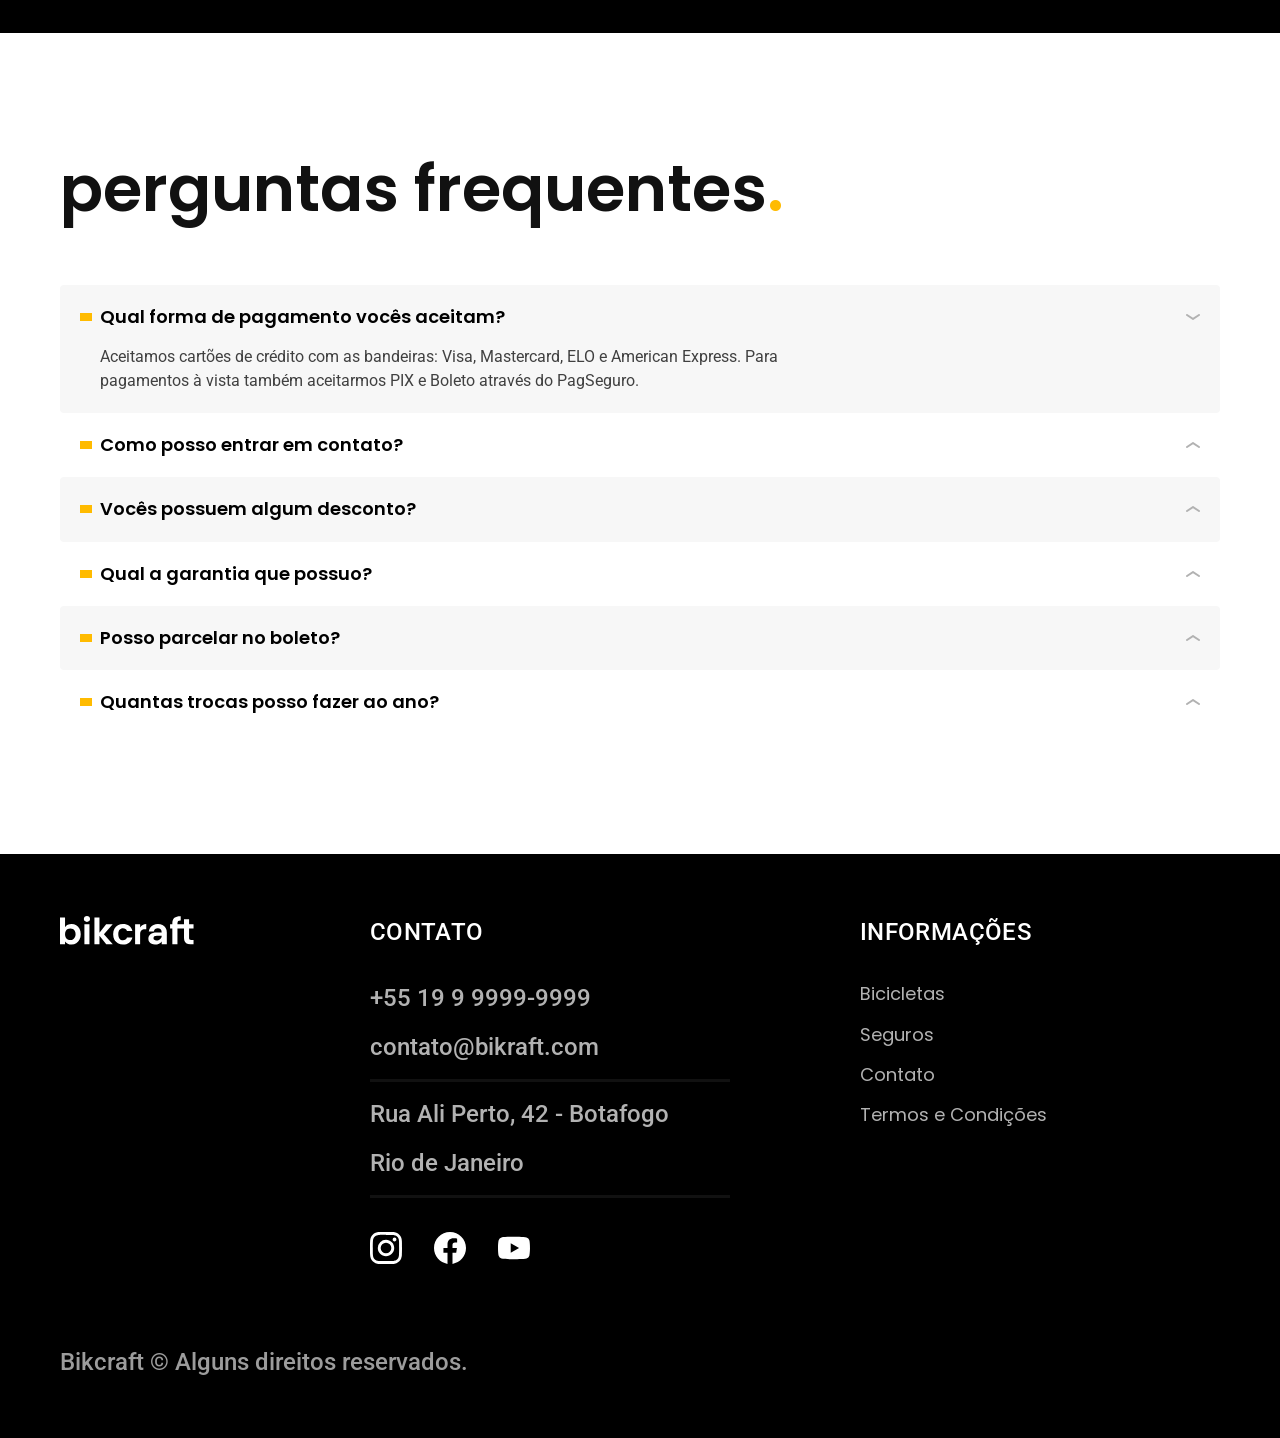
<file: seguros.html>
<!DOCTYPE html>
<html lang="pt-br">

<head>
  <title>Seguros | Bikcraft</title>
  <meta charset="UTF-8">
  <meta name="viewport" content="width=device-width, initial-scale=1.0">
  <meta name="description" content="Termos e condições.">
  <link rel="icon" href="./favicon.svg" type="image/svg+xml">
  <link rel="preload" href="./css/style.min.css" as=" style">
  <link rel="stylesheet" href="./css/style.min.css">


  <script>document.documentElement.classList.add('js');</script>
  <link rel=" preconnect" href="https://fonts.googleapis.com">
  <link rel="preconnect" href="https://fonts.gstatic.com" crossorigin>
  <link href="https://fonts.googleapis.com/css2?family=Merriweather:ital,wght@0,400;1,900&family=Poppins:wght@400;600&family=Roboto:wght@400;500&display=swap" rel="stylesheet">
</head>

<body id="seguros">
  <header class="header-bg">
    <div class="header container">
      <a href="./">
        <img src="./img/bikcraft.svg" alt="Bikcraft">
      </a>

      <nav aria-label="primaria">
        <ul class="header-menu cor-0">
          <li><a href="./bicicletas.html">Bicicletas</a></li>
          <li><a href="./seguros.html">Seguros</a></li>
          <li><a href="./contato.html">Contato</a></li>
        </ul>
      </nav>
    </div>
  </header>

  <main class="seguros-bg">
    <div class="titulo-bg">
      <div class="titulo container">
        <p class="font-2-l-b cor-5">Escolha o seguro</p>
        <h1 class="font-1-xxl cor-0">você seguro<span class="cor-p1">.</span></h1>
      </div>
    </div>
    <div class="seguros container">
      <div class="seguros-item fadeInLeft" data-anime="200">
        <h3 class="font-1-xl cor-6">PRATA</h3>
        <span class="font-1-xl cor-0">R$ 199 <span class="font-1-xs cor-6">mensal</span></span>
        <ul class="font-2-m cor-0">
          <li>Duas trocas por ano</li>
          <li>Assistência especial</li>
          <li>Suporte 08h às 18h</li>
          <li>Cobertura estadual</li>
        </ul>
        <a class="botao secundario" href="./orcamento.html?tipo=seguro&produto=prata">Inscreva-se</a>
      </div>

      <div class="seguros-item fadeInRight" data-anime="400">
        <h3 class="font-1-xl cor-p1">OURO</h3>
        <span class="font-1-xl cor-0">R$ 299 <span class="font-1-xs cor-6">mensal</span></span>
        <ul class="font-2-m cor-0">
          <li>Cinco trocas por ano</li>
          <li>Assistência técnica</li>
          <li>Suporte 24h</li>
          <li>Cobertura nacional</li>
          <li>Desconto em parceiros</li>
          <li>Acesso ao Clube Bikcraft</li>
        </ul>
        <a class="botao" href="./orcamento.html?tipo=seguro&produto=ouro">Inscreva-se</a>
      </div>
    </div>
  </main>

  <article class="vantagens-bg">
    <div class="vantagens container">
      <h2 class="font-1-xxl cor-0">vantagens<span class="cor-p1">.</span></h2>
      <ul>
        <li>
          <img src="./img/icones/eletrica.svg" alt="">
          <h3 class="font-1-l cor-0">Reparo Elétrico</h3>
          <p class="font-2-s cor-5">Garantimos o reparo completo do seu motor em caso de falhas. Sabemos que falhas são raras, mas estamos aqui para caso ocorra.</p>
        </li>

        <li>
          <img src="./img/icones/carbono.svg" alt="">
          <h3 class="font-1-l cor-0">Carbono</h3>
          <p class="font-2-s cor-5">Nossos quadros são feitos para durar para sempre. Mas caso algo ocorra, ficamos felizes em reparar.</p>
        </li>

        <li>
          <img src="./img/icones/sustentavel.svg" alt="">
          <h3 class="font-1-l cor-0">Sustentável</h3>
          <p class="font-2-s cor-5">Trabalhamos com a filosofia de desperdício zero. Qualquer parte defeituosa é reciclada e reutilizada em outro projeto.</p>
        </li>

        <li>
          <img src="./img/icones/rastreador.svg" alt="">
          <h3 class="font-1-l cor-0">Recuperação</h3>
          <p class="font-2-s cor-5">Utilizamos o GPS da sua Bikcraft em conjunto com especialistas em segurança para efetuarmos a recuperação.</p>
        </li>

        <li>
          <img src="./img/icones/seguro.svg" alt="">
          <h3 class="font-1-l cor-0">Segurança</h3>
          <p class="font-2-s cor-5">Com o seguro Bikcraft você pode ficar tranquilo em saber que o seu dinheiro não será perdido em casos de roubo.</p>
        </li>

        <li>
          <img src="./img/icones/velocidade.svg" alt="">
          <h3 class="font-1-l cor-0">Rapidez</h3>
          <p class="font-2-s cor-5">A sua Bikcraft ficará pronta para uso no mesmo dia, caso você traga ela para ser reparada em uma das filiais.</p>
        </li>
      </ul>
    </div>
  </article>

  <article class="perguntas container">
    <h2 class="font-1-xxl">perguntas frequentes<span class="cor-p1">.</span></h2>

    <dl>
      <div>
        <dt><button class="font-1-m-b" aria-controls="pergunta1" aria-expanded="true">Qual forma de pagamento vocês aceitam?</button></dt>
        <dd id="pergunta1" class="font-2-s cor-9 ativa">Aceitamos cartões de crédito com as bandeiras: Visa, Mastercard, ELO e American Express. Para pagamentos à vista também aceitarmos PIX e Boleto através do PagSeguro.</dd>
      </div>

      <div>
        <dt><button class="font-1-m-b" aria-controls="pergunta2" aria-expanded="false">Como posso entrar em contato?</button></dt>
        <dd id="pergunta2" class="font-2-s cor-9">Você pode entrar em contato conosco pelos seguintes meios: Telefone: (11) 1234-5678 - E-mail: contato@bikcraft.com - Endereço: Rua das Bicicletas, 123 - São Paulo, SP - Horário de atendimento: Segunda a sexta, das 9h às 18h.</dd>
      </div>

      <div>
        <dt><button class="font-1-m-b" aria-controls="pergunta3" aria-expanded="false">Vocês possuem algum desconto?</button></dt>
        <dd id="pergunta3" class="font-2-s cor-9">Sim! Oferecemos 10% de desconto para pagamentos à vista no boleto ou transferência bancária.</dd>
      </div>

      <div>
        <dt><button class="font-1-m-b" aria-controls="pergunta4" aria-expanded="false">Qual a garantia que possuo?</button></dt>
        <dd id="pergunta4" class="font-2-s cor-9">Todas as bicicletas da Bikcraft têm garantia de 2 anos contra defeitos de fabricação. Para componentes eletrônicos, como baterias de modelos elétricos, oferecemos 1 ano de garantia.</dd>
      </div>

      <div>
        <dt><button class="font-1-m-b" aria-controls="pergunta5" aria-expanded="false">Posso parcelar no boleto?</button></dt>
        <dd id="pergunta5" class="font-2-s cor-9">Sim, é possível parcelar no boleto em até 12x sem juros. Para mais informações sobre parcelamento, entre em contato com nossa equipe de vendas.</dd>
      </div>

      <div>
        <dt><button class="font-1-m-b" aria-controls="pergunta6" aria-expanded="false">Quantas trocas posso fazer ao ano?</button></dt>
        <dd id="pergunta6" class="font-2-s cor-9">Você pode realizar até 2 trocas gratuitas ao ano, respeitando as condições de uso e desde que os produtos estejam em perfeitas condições de conservação.</dd>
      </div>

    </dl>
  </article>

  <footer class="footer-bg">
    <div class="footer container">
      <img src="./img/bikcraft.svg" alt="Bikcraft">
      <div class="footer-contato">
        <h3 class="font-2-l-b cor-0">Contato</h3>
        <ul class="font-2-m cor-5">
          <li><a href="tel:+5519999999999">+55 19 9 9999-9999</a></li>
          <li><a href="malito:contato@bikraft.com">contato@bikraft.com</a></li>
          <li>Rua Ali Perto, 42 - Botafogo</li>
          <li>Rio de Janeiro</li>
        </ul>
        <div class="footer-redes">
          <a href="./">
            <img src="./img/redes/instagram.svg" alt="Instagram">
          </a>
          <a href="./">
            <img src="./img/redes/facebook.svg" alt="Facebook">
          </a>
          <a href="./">
            <img src="./img/redes/youtube.svg" alt="Youtube">
          </a>
        </div>
      </div>
      <div class="footer-informacoes">
        <h3 class="font-2-l-b cor-0">Informações</h3>
        <nav>
          <ul class="font-1-m cor-5">
            <li><a href="./bicicletas.html">Bicicletas</a></li>
            <li><a href="./seguros.html">Seguros</a></li>
            <li><a href="./contato.html">Contato</a></li>
            <li><a href="./termos.html">Termos e Condições</a></li>
          </ul>
        </nav>
      </div>
      <p class="footer-copy font-2-m cor-6">Bikcraft © Alguns direitos reservados.</p>
    </div>
  </footer>


  <script src="./js/plugins/simple-anime.js"></script>
  <script src="./js/script.js"></script>
</body>

</html>
</file>
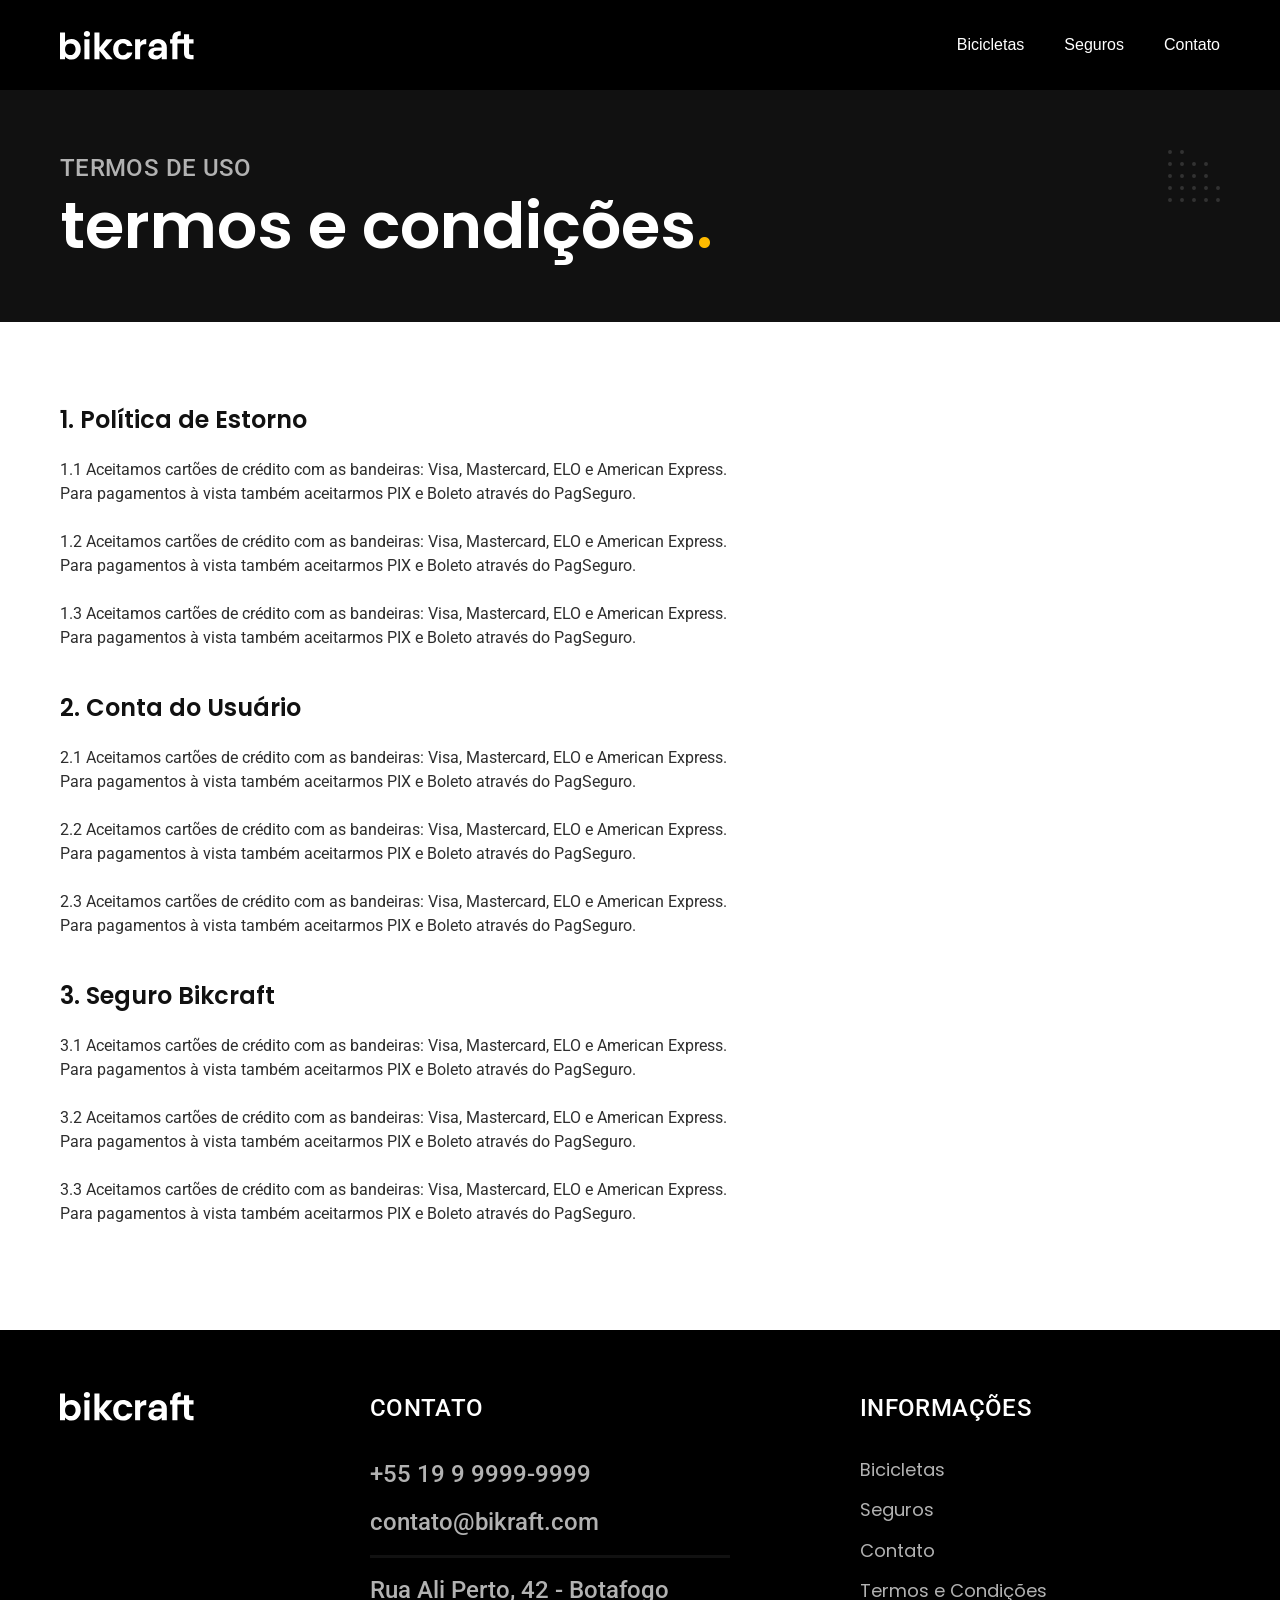
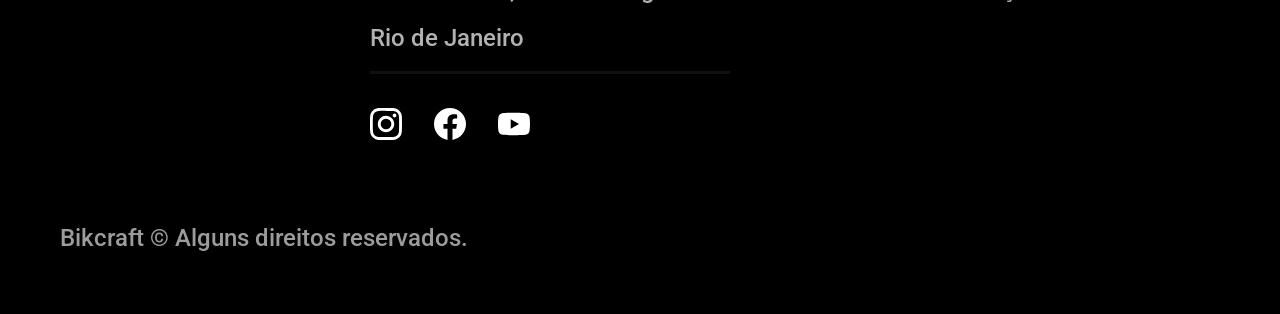
<file: termos.html>
<!DOCTYPE html>
<html lang="pt-br">

<head>
  <title>Termos e Condições | Bikcraft</title>
  <meta charset="UTF-8">
  <meta name="viewport" content="width=device-width, initial-scale=1.0">
  <meta name="description" content="Termos e condições.">
  <link rel="icon" href="./favicon.svg" type="image/svg+xml">
  <link rel="preload" href="./css/style.min.css" as=" style">
  <link rel="stylesheet" href="./css/style.min.css">

  <script>document.documentElement.classList.add('js');</script>
  <link rel=" preconnect" href="https://fonts.googleapis.com">
  <link rel="preconnect" href="https://fonts.gstatic.com" crossorigin>
  <link href="https://fonts.googleapis.com/css2?family=Merriweather:ital,wght@0,400;1,900&family=Poppins:wght@400;600&family=Roboto:wght@400;500&display=swap" rel="stylesheet">
</head>

<body id="termos">
  <header class="header-bg">
    <div class="header container">
      <a href="./">
        <img src="./img/bikcraft.svg" alt="Bikcraft">
      </a>

      <nav aria-label="primaria">
        <ul class="header-menu cor-0">
          <li><a href="./bicicletas.html">Bicicletas</a></li>
          <li><a href="./seguros.html">Seguros</a></li>
          <li><a href="./contato.html">Contato</a></li>
        </ul>
      </nav>
    </div>
  </header>

  <main>
    <div class="titulo-bg">
      <div class="titulo container">
        <p class="font-2-l-b cor-5">Termos de uso</p>
        <h1 class="font-1-xxl cor-0">termos e condições<span class="cor-p1">.</span></h1>
      </div>
    </div>

    <div class="termos font-2-s cor-10 container">
      <h2 class="font-1-l cor-11">1. Política de Estorno</h2>
      <p>1.1 Aceitamos cartões de crédito com as bandeiras: Visa, Mastercard, ELO e American Express. Para pagamentos à vista também aceitarmos PIX e Boleto através do PagSeguro.</p>
      <p>1.2 Aceitamos cartões de crédito com as bandeiras: Visa, Mastercard, ELO e American Express. Para pagamentos à vista também aceitarmos PIX e Boleto através do PagSeguro.</p>
      <p> 1.3 Aceitamos cartões de crédito com as bandeiras: Visa, Mastercard, ELO e American Express. Para pagamentos à vista também aceitarmos PIX e Boleto através do PagSeguro.</p>

      <h2 class="font-1-l cor-11">2. Conta do Usuário</h2>
      <p>2.1 Aceitamos cartões de crédito com as bandeiras: Visa, Mastercard, ELO e American Express. Para pagamentos à vista também aceitarmos PIX e Boleto através do PagSeguro.</p>
      <p>2.2 Aceitamos cartões de crédito com as bandeiras: Visa, Mastercard, ELO e American Express. Para pagamentos à vista também aceitarmos PIX e Boleto através do PagSeguro.</p>
      <p>2.3 Aceitamos cartões de crédito com as bandeiras: Visa, Mastercard, ELO e American Express. Para pagamentos à vista também aceitarmos PIX e Boleto através do PagSeguro.</p>

      <h2 class="font-1-l cor-11">3. Seguro Bikcraft</h2>
      <p>3.1 Aceitamos cartões de crédito com as bandeiras: Visa, Mastercard, ELO e American Express. Para pagamentos à vista também aceitarmos PIX e Boleto através do PagSeguro.</p>
      <p>3.2 Aceitamos cartões de crédito com as bandeiras: Visa, Mastercard, ELO e American Express. Para pagamentos à vista também aceitarmos PIX e Boleto através do PagSeguro.</p>
      <p>3.3 Aceitamos cartões de crédito com as bandeiras: Visa, Mastercard, ELO e American Express. Para pagamentos à vista também aceitarmos PIX e Boleto através do PagSeguro.</p>

    </div>

  </main>

  <footer class="footer-bg">
    <div class="footer container">
      <img src="./img/bikcraft.svg" alt="Bikcraft">
      <div class="footer-contato">
        <h3 class="font-2-l-b cor-0">Contato</h3>
        <ul class="font-2-m cor-5">
          <li><a href="tel:+5519999999999">+55 19 9 9999-9999</a></li>
          <li><a href="malito:contato@bikraft.com">contato@bikraft.com</a></li>
          <li>Rua Ali Perto, 42 - Botafogo</li>
          <li>Rio de Janeiro</li>
        </ul>
        <div class="footer-redes">
          <a href="./">
            <img src="./img/redes/instagram.svg" alt="Instagram">
          </a>
          <a href="./">
            <img src="./img/redes/facebook.svg" alt="Facebook">
          </a>
          <a href="./">
            <img src="./img/redes/youtube.svg" alt="Youtube">
          </a>
        </div>
      </div>
      <div class="footer-informacoes">
        <h3 class="font-2-l-b cor-0">Informações</h3>
        <nav>
          <ul class="font-1-m cor-5">
            <li><a href="./bicicletas.html">Bicicletas</a></li>
            <li><a href="./seguros.html">Seguros</a></li>
            <li><a href="./contato.html">Contato</a></li>
            <li><a href="./termos.html">Termos e Condições</a></li>
          </ul>
        </nav>
      </div>
      <p class="footer-copy font-2-m cor-6">Bikcraft © Alguns direitos reservados.</p>
    </div>
  </footer>


  <script src="./js/script.js"></script>
</body>

</html>
</file>
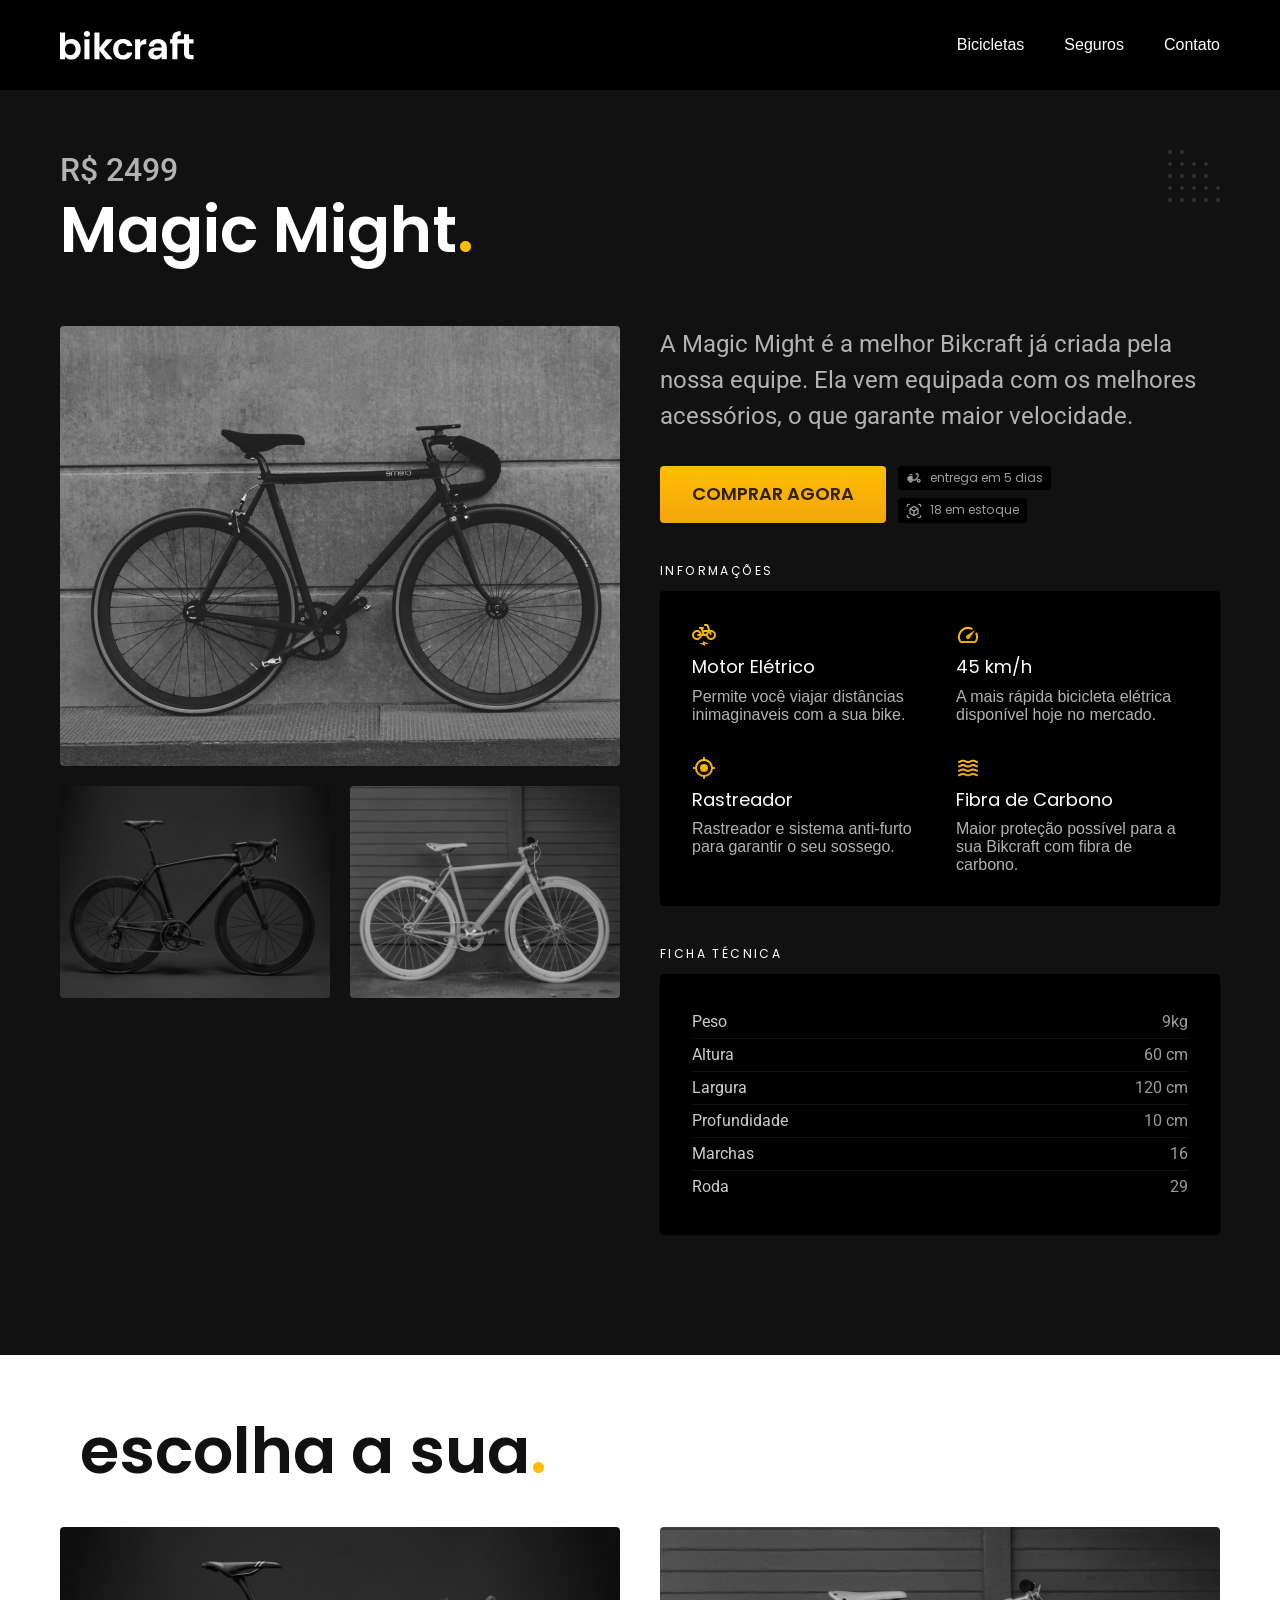
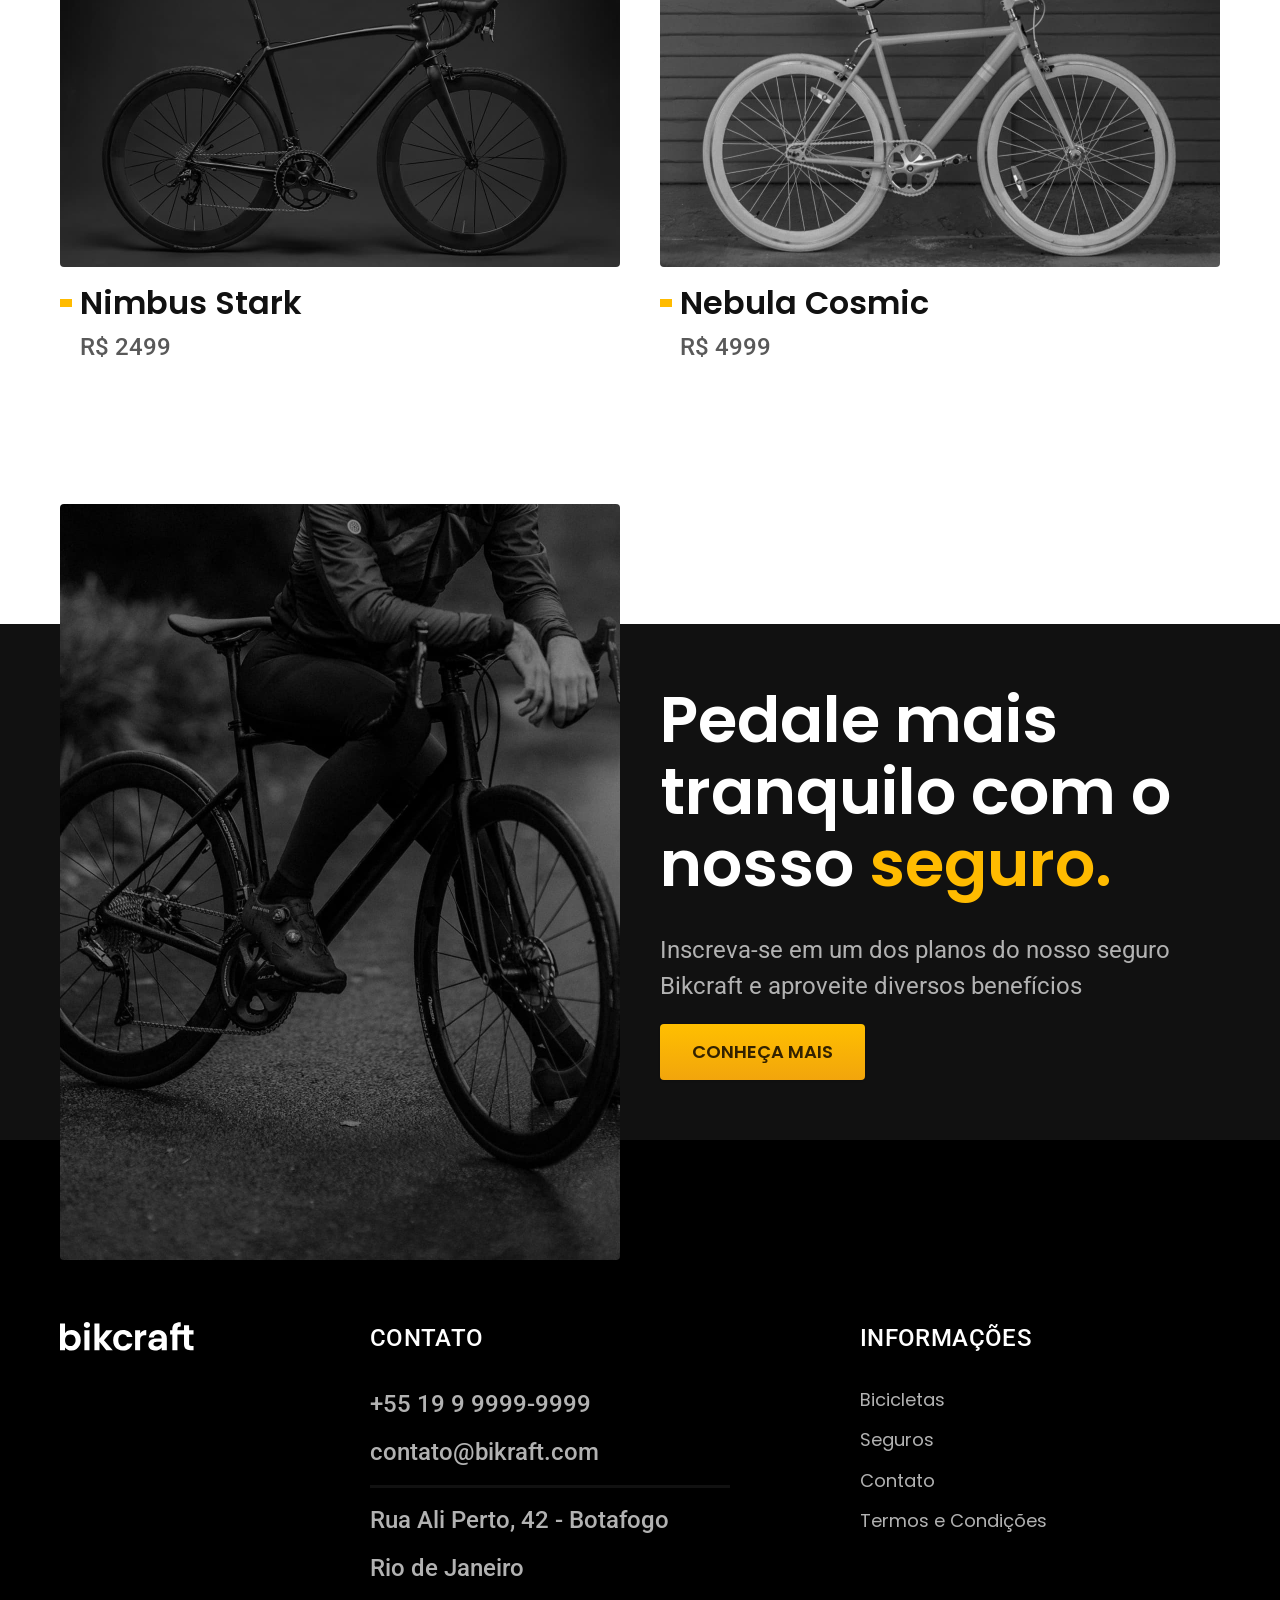
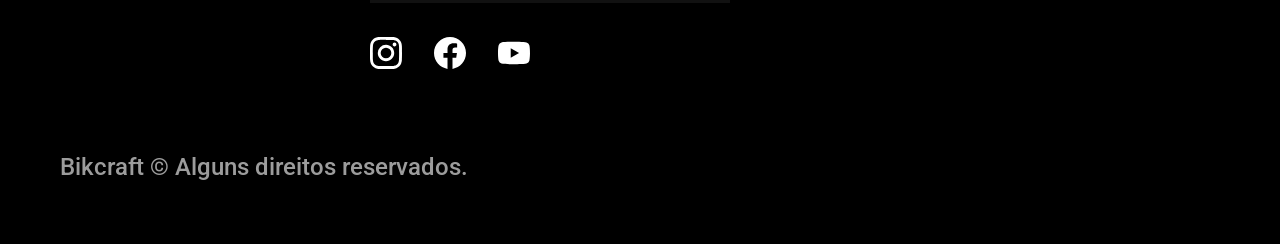
<file: bicicletas/magic.html>
<!DOCTYPE html>
<html lang="pt-br">

<head>
  <title>Magic | Bikcraft</title>
  <meta charset="UTF-8">
  <meta name="viewport" content="width=device-width, initial-scale=1.0">
  <meta name="description" content="Magic.">
  <link rel="stylesheet" href="../css/style.min.css">
  <link rel="icon" href="../favicon.svg" type="image/svg+xml">

  <script>document.documentElement.classList.add('js');</script>
  <link rel="preconnect" href="https://fonts.googleapis.com">
  <link rel="preconnect" href="https://fonts.gstatic.com" crossorigin>
  <link href="https://fonts.googleapis.com/css2?family=Merriweather:ital,wght@0,400;1,900&family=Poppins:wght@400;600&family=Roboto:wght@400;500&display=swap" rel="stylesheet">
</head>

<body id="bicicleta">
  <header class="header-bg">
    <div class="header container">
      <a href="../">
        <img src="../img/bikcraft.svg" alt="Bikcraft">
      </a>

      <nav aria-label="primaria">
        <ul class="header-menu cor-0">
          <li><a href="../bicicletas.html">Bicicletas</a></li>
          <li><a href="../seguros.html">Seguros</a></li>
          <li><a href="../contato.html">Contato</a></li>
        </ul>
      </nav>
    </div>
  </header>

  <main class="titulo-bg">
    <div>
      <div class="titulo container">
        <p class="font-2-xl cor-5">R$ 2499</p>
        <h1 class="font-1-xxl cor-0">Magic Might<span class="cor-p1">.</span></h1>
      </div>
    </div>
    <div class="bicicleta container">
      <div class="bicicleta-imagens">
        <img src="../img/bicicleta/nimbus2.jpg" alt="Bicicleta 1">
        <img src="../img/bicicleta/nimbus1.jpg" alt="Bicicleta 2">
        <img src="../img/bicicleta/nimbus3.jpg" alt="Bicicleta 3">
      </div>
      <div class="bicicleta-conteudo">
        <p class="font-2-l cor-5">A Magic Might é a melhor Bikcraft já criada pela nossa equipe. Ela vem equipada com os melhores acessórios, o que garante maior velocidade.</p>
        <div class="bicicleta-comprar">
          <a class="botao" href="../orcamento.html?tipo=bikcraft&produto=magic">Comprar Agora</a>
          <span class="font-1-xs cor-6"><img src="../img/icones/entrega.svg" alt=""> entrega em 5 dias</span>
          <span class="font-1-xs cor-6"><img src="../img/icones/estoque.svg" alt=""> 18 em estoque</span>
        </div>

        <h2 class="font-1-xs cor-0">Informações</h2>
        <ul class="bicicleta-informacoes">
          <li>
            <img src="../img/icones/eletrica.svg" alt="">
            <h3 class="font-1-m cor-0">Motor Elétrico</h3>
            <p class="font-2-xs cor-5">Permite você viajar distâncias inimaginaveis com a sua bike.</p>
          </li>

          <li>
            <img src="../img/icones/velocidade.svg" alt="">
            <h3 class="font-1-m cor-0">45 km/h</h3>
            <p class="font-2-xs cor-5">A mais rápida bicicleta elétrica disponível hoje no mercado.</p>
          </li>

          <li>
            <img src="../img/icones/rastreador.svg" alt="">
            <h3 class="font-1-m cor-0">Rastreador</h3>
            <p class="font-2-xs cor-5">Rastreador e sistema anti-furto para garantir o seu sossego.</p>
          </li>

          <li>
            <img src="../img/icones/carbono.svg" alt="">
            <h3 class="font-1-m cor-0">Fibra de Carbono</h3>
            <p class="font-2-xs cor-5">Maior proteção possível para a sua Bikcraft com fibra de carbono.</p>
          </li>
        </ul>
        <h2 class="font-1-xs cor-0">Ficha Técnica</h2>
        <ul class="bicicleta-ficha font-2-s cor-4">
          <li>Peso <span>9kg</span></li>
          <li>Altura <span>60 cm</span></li>
          <li>Largura <span>120 cm</span></li>
          <li>Profundidade <span>10 cm</span></li>
          <li>Marchas <span>16</span></li>
          <li>Roda <span>29</span></li>
        </ul>
      </div>
    </div>
  </main>

  <article class="bicicletas-lista container">
    <h2 class="font-1-xxl container">escolha a sua<span class="cor-p1">.</span></h2>

    <ul>
      <li>
        <a href="./nimbus.html">
          <img src="../img/bicicletas/nimbus.jpg" alt="Bicicleta Preta">
          <h3 class="font-1-xl">Nimbus Stark</h3>
          <span class="font-2-m cor-8">R$ 2499</span>
        </a>
      </li>

      <li>
        <a href="./nebula.html">
          <img src="../img/bicicletas/nebula.jpg" alt="Bicicleta Preta">
          <h3 class="font-1-xl">Nebula Cosmic</h3>
          <span class="font-2-m cor-8">R$ 4999</span>
        </a>
      </li>
    </ul>
  </article>

  <article class="seguro-bg">
    <div class="seguro container">
      <div class="seguro-imagem">
        <img src="../img/fotos/seguros.jpg" alt="Pessoa parada em cima de uma bicileta">
      </div>
      <div class="seguro-conteudo">
        <h2 class="font-1-xxl cor-0">Pedale mais tranquilo com o nosso <span class="cor-p1">seguro.</span></h2>
        <p class="font-2-l cor-5">Inscreva-se em um dos planos do nosso seguro Bikcraft e aproveite diversos benefícios</p>
        <a class="botao" href="../seguros.html">Conheça Mais</a>
      </div>
    </div>
  </article>

  <footer class="footer-bg">
    <div class="footer container">
      <img src="../img/bikcraft.svg" alt="Bikcraft">
      <div class="footer-contato">
        <h3 class="font-2-l-b cor-0">Contato</h3>
        <ul class="font-2-m cor-5">
          <li><a href="tel:+5519999999999">+55 19 9 9999-9999</a></li>
          <li><a href="malito:contato@bikraft.com">contato@bikraft.com</a></li>
          <li>Rua Ali Perto, 42 - Botafogo</li>
          <li>Rio de Janeiro</li>
        </ul>
        <div class="footer-redes">
          <a href="../">
            <img src="../img/redes/instagram.svg" alt="Instagram">
          </a>
          <a href="../">
            <img src="../img/redes/facebook.svg" alt="Facebook">
          </a>
          <a href="../">
            <img src="../img/redes/youtube.svg" alt="Youtube">
          </a>
        </div>
      </div>
      <div class="footer-informacoes">
        <h3 class="font-2-l-b cor-0">Informações</h3>
        <nav>
          <ul class="font-1-m cor-5">
            <li><a href="../bicicletas.html">Bicicletas</a></li>
            <li><a href="../seguros.html">Seguros</a></li>
            <li><a href="../contato.html">Contato</a></li>
            <li><a href="../termos.html">Termos e Condições</a></li>
          </ul>
        </nav>
      </div>
      <p class="footer-copy font-2-m cor-6">Bikcraft © Alguns direitos reservados.</p>
    </div>
  </footer>


  <script src="../js/script.js"></script>
</body>

</html>
</file>
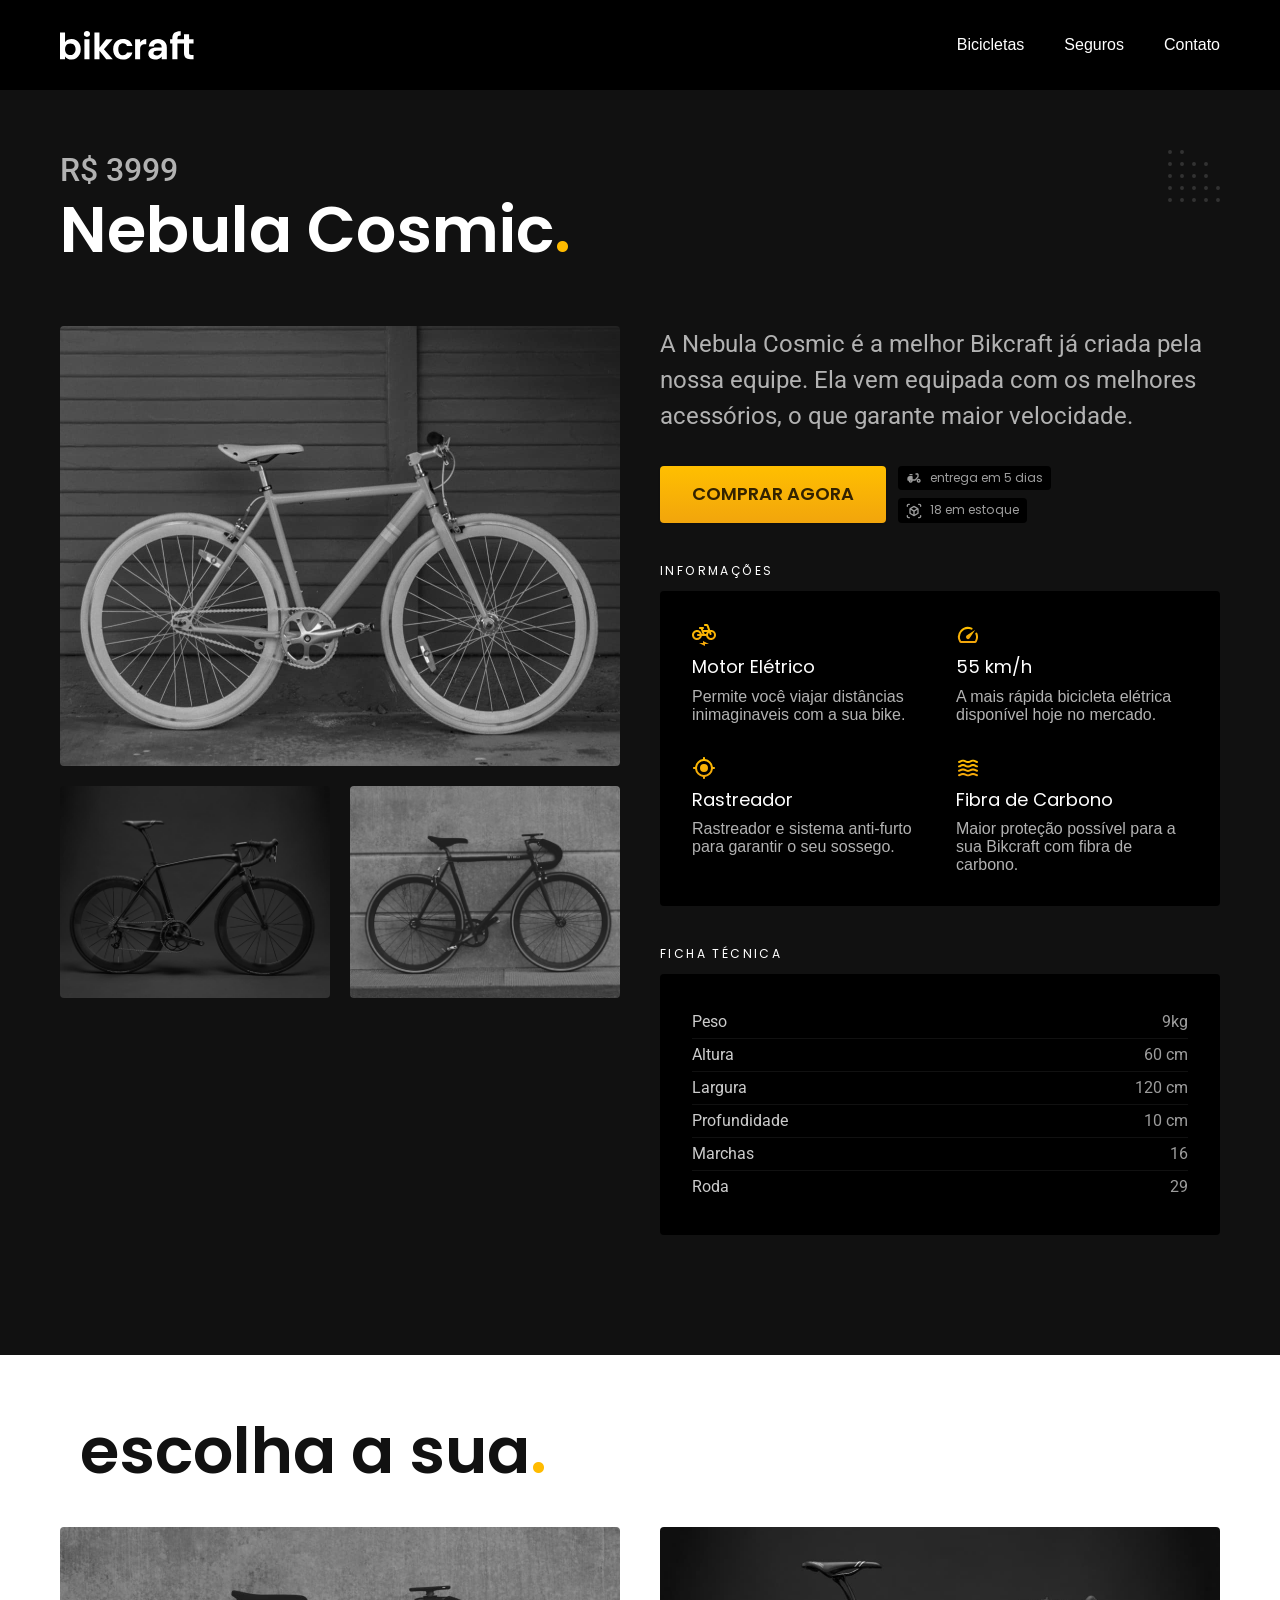
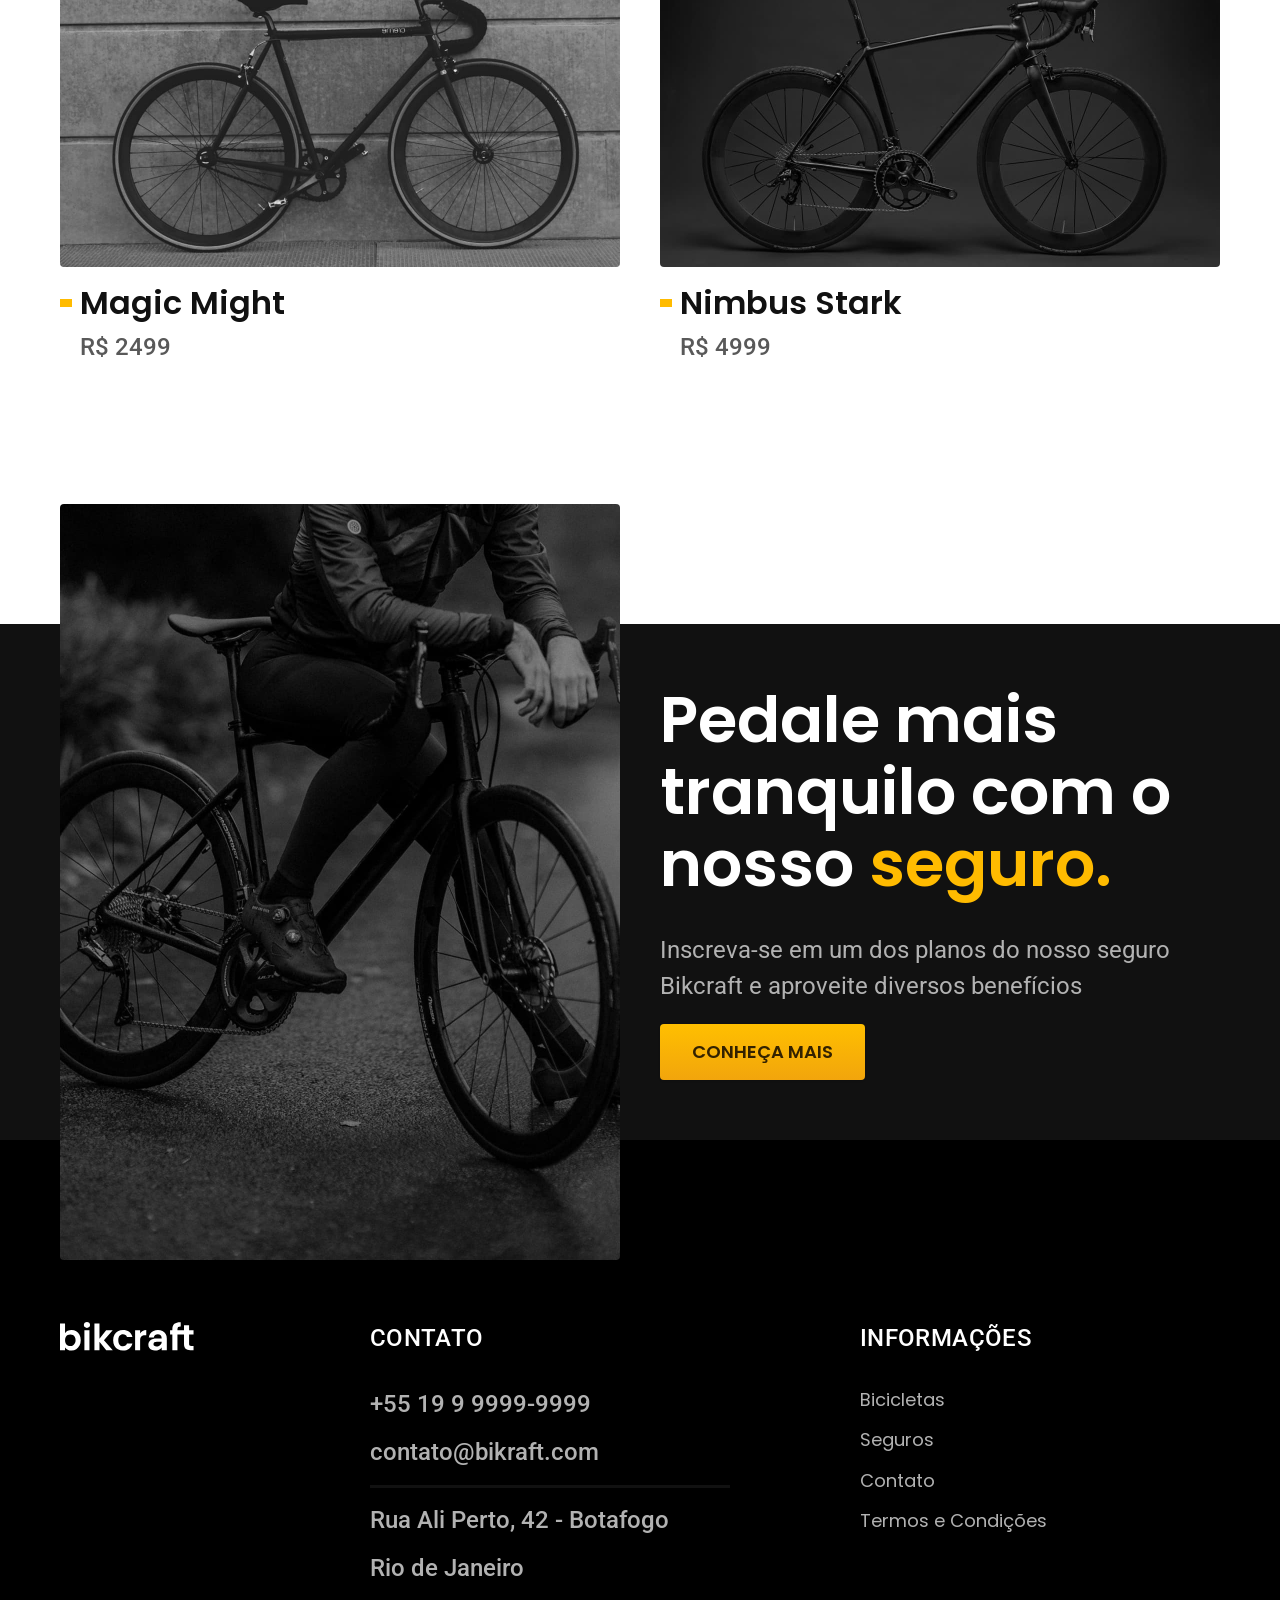
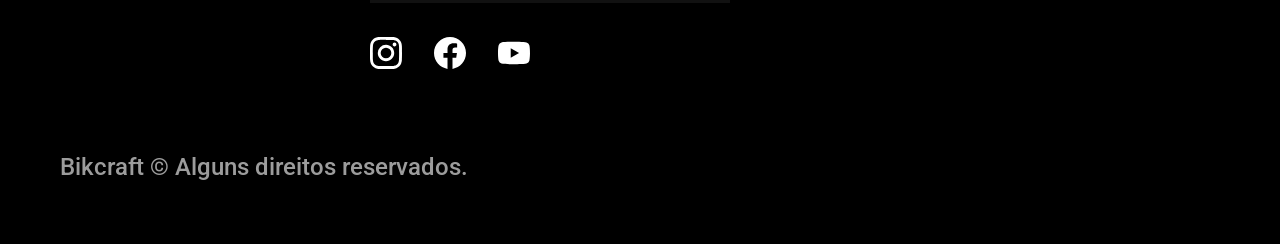
<file: bicicletas/nebula.html>
<!DOCTYPE html>
<html lang="pt-br">

<head>
  <title>Nebula | Bikcraft</title>
  <meta charset="UTF-8">
  <meta name="viewport" content="width=device-width, initial-scale=1.0">
  <meta name="description" content="Nebula.">
  <link rel="stylesheet" href="../css/style.min.css">
  <link rel="icon" href="../favicon.svg" type="image/svg+xml">


  <script>document.documentElement.classList.add('js');</script>
  <link rel="preconnect" href="https://fonts.googleapis.com">
  <link rel="preconnect" href="https://fonts.gstatic.com" crossorigin>
  <link href="https://fonts.googleapis.com/css2?family=Merriweather:ital,wght@0,400;1,900&family=Poppins:wght@400;600&family=Roboto:wght@400;500&display=swap" rel="stylesheet">
</head>

<body id="bicicleta">
  <header class="header-bg">
    <div class="header container">
      <a href="../">
        <img src="../img/bikcraft.svg" alt="Bikcraft">
      </a>

      <nav aria-label="primaria">
        <ul class="header-menu cor-0">
          <li><a href="../bicicletas.html">Bicicletas</a></li>
          <li><a href="../seguros.html">Seguros</a></li>
          <li><a href="../contato.html">Contato</a></li>
        </ul>
      </nav>
    </div>
  </header>

  <main class="titulo-bg">
    <div>
      <div class="titulo container">
        <p class="font-2-xl cor-5">R$ 3999</p>
        <h1 class="font-1-xxl cor-0">Nebula Cosmic<span class="cor-p1">.</span></h1>
      </div>
    </div>
    <div class="bicicleta container">
      <div class="bicicleta-imagens">
        <img src="../img/bicicleta/nimbus3.jpg" alt="Bicicleta 1">
        <img src="../img/bicicleta/nimbus1.jpg" alt="Bicicleta 2">
        <img src="../img/bicicleta/nimbus2.jpg" alt="Bicicleta 3">
      </div>
      <div class="bicicleta-conteudo">
        <p class="font-2-l cor-5">A Nebula Cosmic é a melhor Bikcraft já criada pela nossa equipe. Ela vem equipada com os melhores acessórios, o que garante maior velocidade.</p>
        <div class="bicicleta-comprar">
          <a class="botao" href="../orcamento.html?tipo=bikcraft&produto=nebula">Comprar Agora</a>
          <span class="font-1-xs cor-6"><img src="../img/icones/entrega.svg" alt=""> entrega em 5 dias</span>
          <span class="font-1-xs cor-6"><img src="../img/icones/estoque.svg" alt=""> 18 em estoque</span>
        </div>

        <h2 class="font-1-xs cor-0">Informações</h2>
        <ul class="bicicleta-informacoes">
          <li>
            <img src="../img/icones/eletrica.svg" alt="">
            <h3 class="font-1-m cor-0">Motor Elétrico</h3>
            <p class="font-2-xs cor-5">Permite você viajar distâncias inimaginaveis com a sua bike.</p>
          </li>

          <li>
            <img src="../img/icones/velocidade.svg" alt="">
            <h3 class="font-1-m cor-0">55 km/h</h3>
            <p class="font-2-xs cor-5">A mais rápida bicicleta elétrica disponível hoje no mercado.</p>
          </li>

          <li>
            <img src="../img/icones/rastreador.svg" alt="">
            <h3 class="font-1-m cor-0">Rastreador</h3>
            <p class="font-2-xs cor-5">Rastreador e sistema anti-furto para garantir o seu sossego.</p>
          </li>

          <li>
            <img src="../img/icones/carbono.svg" alt="">
            <h3 class="font-1-m cor-0">Fibra de Carbono</h3>
            <p class="font-2-xs cor-5">Maior proteção possível para a sua Bikcraft com fibra de carbono.</p>
          </li>
        </ul>
        <h2 class="font-1-xs cor-0">Ficha Técnica</h2>
        <ul class="bicicleta-ficha font-2-s cor-4">
          <li>Peso <span>9kg</span></li>
          <li>Altura <span>60 cm</span></li>
          <li>Largura <span>120 cm</span></li>
          <li>Profundidade <span>10 cm</span></li>
          <li>Marchas <span>16</span></li>
          <li>Roda <span>29</span></li>
        </ul>
      </div>
    </div>
  </main>

  <article class="bicicletas-lista container">
    <h2 class="font-1-xxl container">escolha a sua<span class="cor-p1">.</span></h2>

    <ul>
      <li>
        <a href="./magic.html">
          <img src="../img/bicicletas/magic.jpg" alt="Bicicleta Preta">
          <h3 class="font-1-xl">Magic Might</h3>
          <span class="font-2-m cor-8">R$ 2499</span>
        </a>
      </li>

      <li>
        <a href="./nimbus.html">
          <img src="../img/bicicletas/nimbus.jpg" alt="Bicicleta Preta">
          <h3 class="font-1-xl">Nimbus Stark</h3>
          <span class="font-2-m cor-8">R$ 4999</span>
        </a>
      </li>
    </ul>
  </article>

  <article class="seguro-bg">
    <div class="seguro container">
      <div class="seguro-imagem">
        <img src="../img/fotos/seguros.jpg" alt="Pessoa parada em cima de uma bicileta">
      </div>
      <div class="seguro-conteudo">
        <h2 class="font-1-xxl cor-0">Pedale mais tranquilo com o nosso <span class="cor-p1">seguro.</span></h2>
        <p class="font-2-l cor-5">Inscreva-se em um dos planos do nosso seguro Bikcraft e aproveite diversos benefícios</p>
        <a class="botao" href="../seguros.html">Conheça Mais</a>
      </div>
    </div>
  </article>

  <footer class="footer-bg">
    <div class="footer container">
      <img src="../img/bikcraft.svg" alt="Bikcraft">
      <div class="footer-contato">
        <h3 class="font-2-l-b cor-0">Contato</h3>
        <ul class="font-2-m cor-5">
          <li><a href="tel:+5519999999999">+55 19 9 9999-9999</a></li>
          <li><a href="malito:contato@bikraft.com">contato@bikraft.com</a></li>
          <li>Rua Ali Perto, 42 - Botafogo</li>
          <li>Rio de Janeiro</li>
        </ul>
        <div class="footer-redes">
          <a href="../">
            <img src="../img/redes/instagram.svg" alt="Instagram">
          </a>
          <a href="../">
            <img src="../img/redes/facebook.svg" alt="Facebook">
          </a>
          <a href="../">
            <img src="../img/redes/youtube.svg" alt="Youtube">
          </a>
        </div>
      </div>
      <div class="footer-informacoes">
        <h3 class="font-2-l-b cor-0">Informações</h3>
        <nav>
          <ul class="font-1-m cor-5">
            <li><a href="../bicicletas.html">Bicicletas</a></li>
            <li><a href="../seguros.html">Seguros</a></li>
            <li><a href="../contato.html">Contato</a></li>
            <li><a href="../termos.html">Termos e Condições</a></li>
          </ul>
        </nav>
      </div>
      <p class="footer-copy font-2-m cor-6">Bikcraft © Alguns direitos reservados.</p>
    </div>
  </footer>


  <script src="../js/script.js"></script>
</body>

</html>
</file>
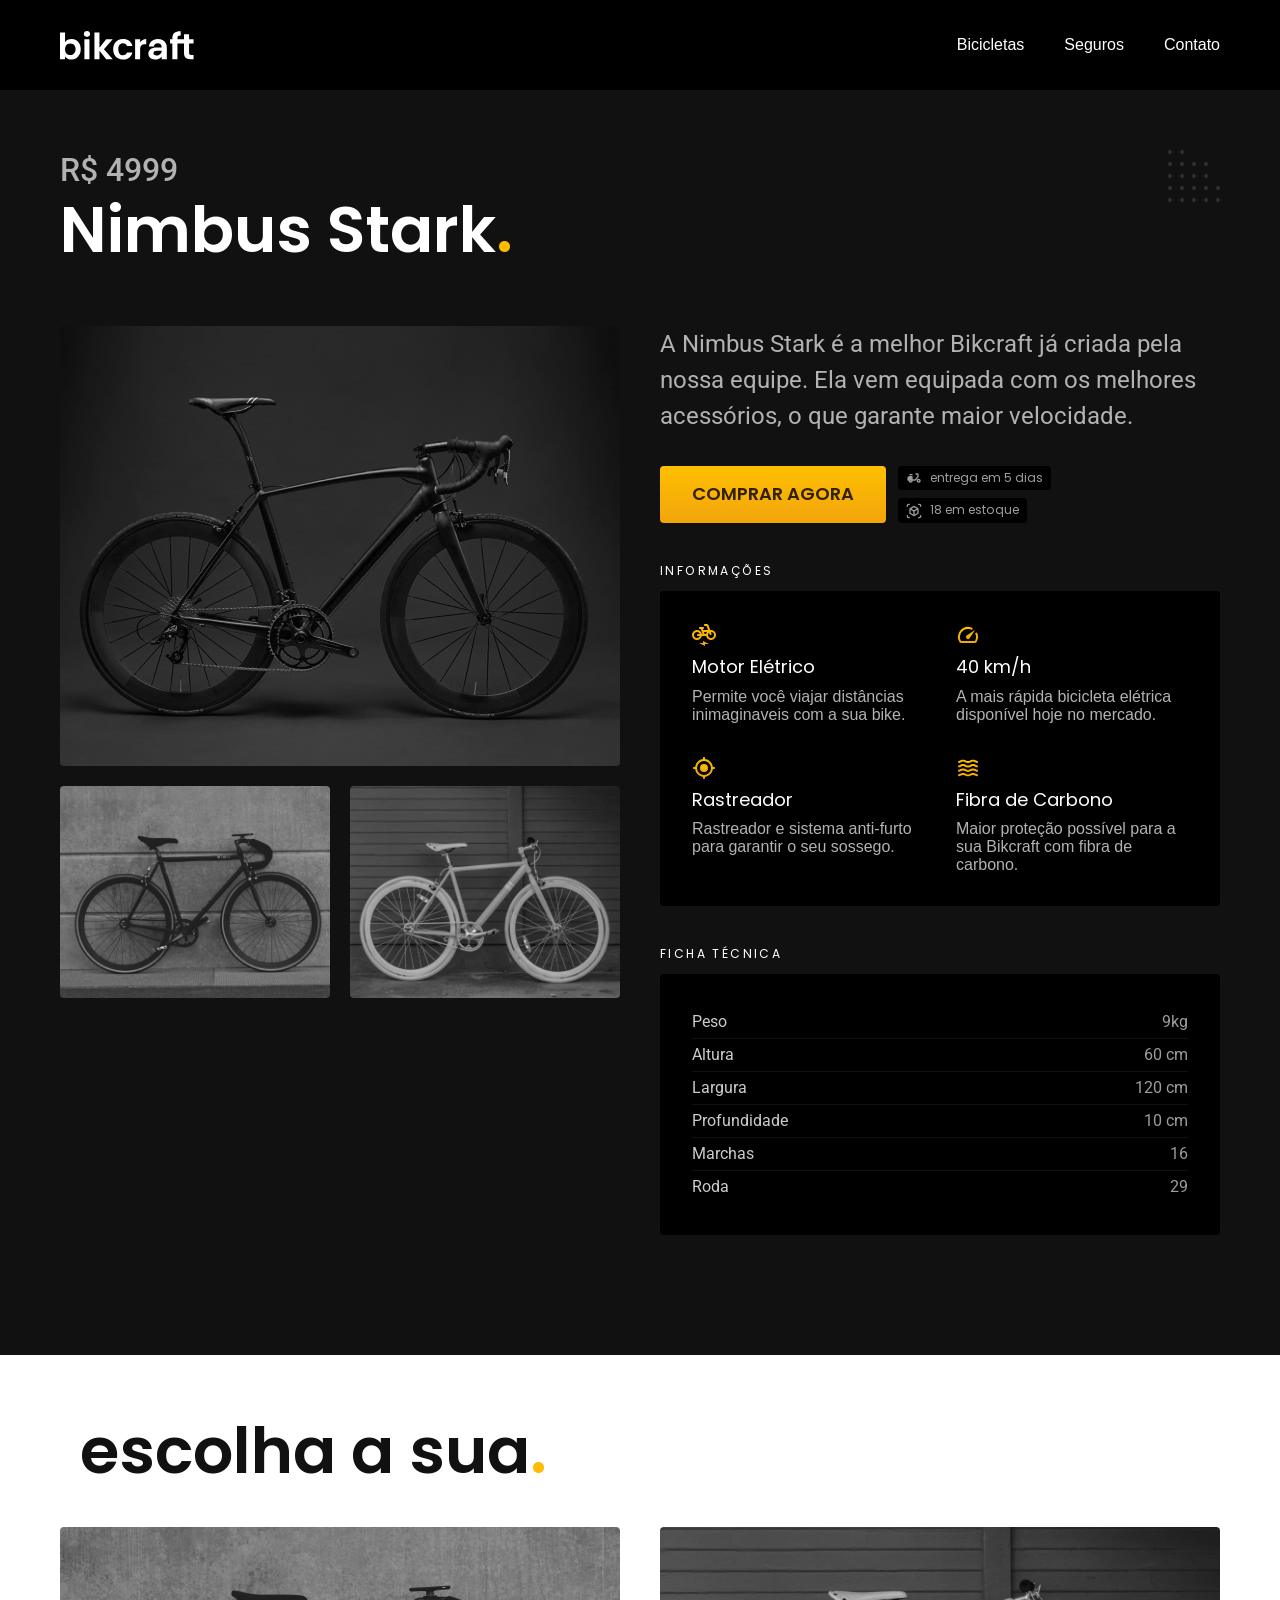
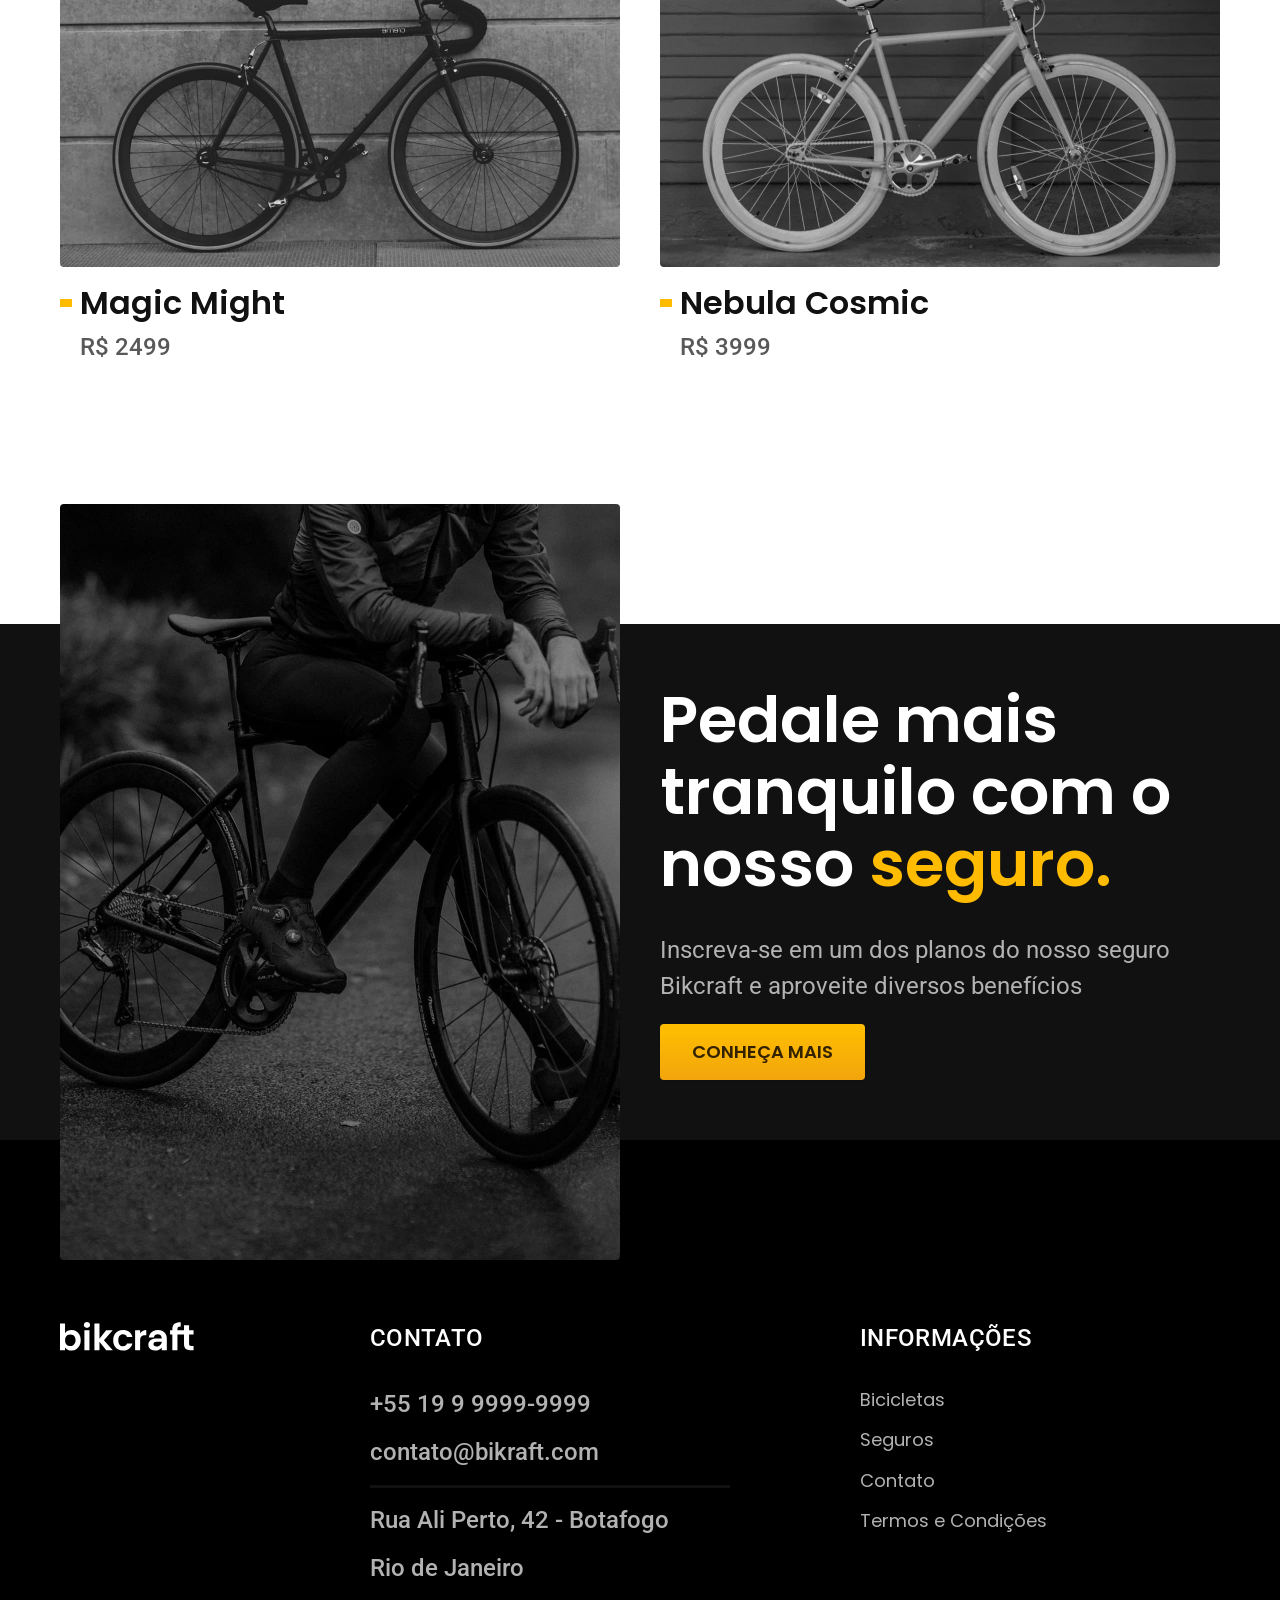
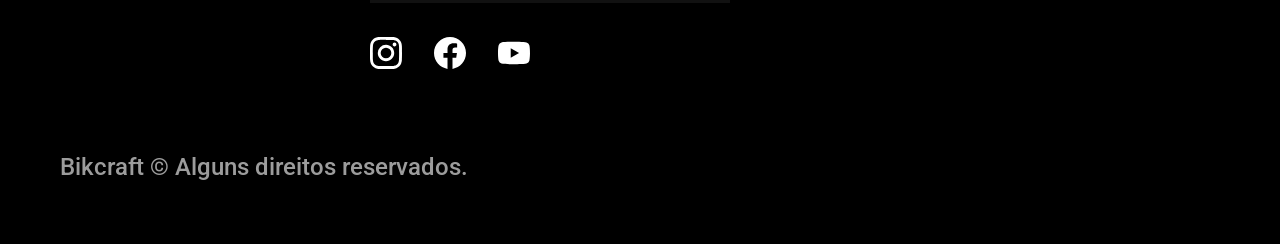
<file: bicicletas/nimbus.html>
<!DOCTYPE html>
<html lang="pt-br">

<head>
  <title>Nimbus | Bikcraft</title>
  <meta charset="UTF-8">
  <meta name="viewport" content="width=device-width, initial-scale=1.0">
  <meta name="description" content="Nimbus.">
  <link rel="stylesheet" href="../css/style.min.css">
  <link rel="icon" href="../favicon.svg" type="image/svg+xml">


  <script>document.documentElement.classList.add('js');</script>
  <link rel="preconnect" href="https://fonts.googleapis.com">
  <link rel="preconnect" href="https://fonts.gstatic.com" crossorigin>
  <link href="https://fonts.googleapis.com/css2?family=Merriweather:ital,wght@0,400;1,900&family=Poppins:wght@400;600&family=Roboto:wght@400;500&display=swap" rel="stylesheet">
</head>

<body id="bicicleta">
  <header class="header-bg">
    <div class="header container">
      <a href="../">
        <img src="../img/bikcraft.svg" alt="Bikcraft">
      </a>

      <nav aria-label="primaria">
        <ul class="header-menu cor-0">
          <li><a href="../bicicletas.html">Bicicletas</a></li>
          <li><a href="../seguros.html">Seguros</a></li>
          <li><a href="../contato.html">Contato</a></li>
        </ul>
      </nav>
    </div>
  </header>

  <main class="titulo-bg">
    <div>
      <div class="titulo container">
        <p class="font-2-xl cor-5">R$ 4999</p>
        <h1 class="font-1-xxl cor-0">Nimbus Stark<span class="cor-p1">.</span></h1>
      </div>
    </div>
    <div class="bicicleta container">
      <div class="bicicleta-imagens">
        <img src="../img/bicicleta/nimbus1.jpg" alt="Bicicleta 1">
        <img src="../img/bicicleta/nimbus2.jpg" alt="Bicicleta 2">
        <img src="../img/bicicleta/nimbus3.jpg" alt="Bicicleta 3">
      </div>
      <div class="bicicleta-conteudo">
        <p class="font-2-l cor-5">A Nimbus Stark é a melhor Bikcraft já criada pela nossa equipe. Ela vem equipada com os melhores acessórios, o que garante maior velocidade.</p>
        <div class="bicicleta-comprar">
          <a class="botao" href="../orcamento.html?tipo=bikcraft&produto=nimbus">Comprar Agora</a>
          <span class="font-1-xs cor-6"><img src="../img/icones/entrega.svg" alt=""> entrega em 5 dias</span>
          <span class="font-1-xs cor-6"><img src="../img/icones/estoque.svg" alt=""> 18 em estoque</span>
        </div>

        <h2 class="font-1-xs cor-0">Informações</h2>
        <ul class="bicicleta-informacoes">
          <li>
            <img src="../img/icones/eletrica.svg" alt="">
            <h3 class="font-1-m cor-0">Motor Elétrico</h3>
            <p class="font-2-xs cor-5">Permite você viajar distâncias inimaginaveis com a sua bike.</p>
          </li>

          <li>
            <img src="../img/icones/velocidade.svg" alt="">
            <h3 class="font-1-m cor-0">40 km/h</h3>
            <p class="font-2-xs cor-5">A mais rápida bicicleta elétrica disponível hoje no mercado.</p>
          </li>

          <li>
            <img src="../img/icones/rastreador.svg" alt="">
            <h3 class="font-1-m cor-0">Rastreador</h3>
            <p class="font-2-xs cor-5">Rastreador e sistema anti-furto para garantir o seu sossego.</p>
          </li>

          <li>
            <img src="../img/icones/carbono.svg" alt="">
            <h3 class="font-1-m cor-0">Fibra de Carbono</h3>
            <p class="font-2-xs cor-5">Maior proteção possível para a sua Bikcraft com fibra de carbono.</p>
          </li>
        </ul>
        <h2 class="font-1-xs cor-0">Ficha Técnica</h2>
        <ul class="bicicleta-ficha font-2-s cor-4">
          <li>Peso <span>9kg</span></li>
          <li>Altura <span>60 cm</span></li>
          <li>Largura <span>120 cm</span></li>
          <li>Profundidade <span>10 cm</span></li>
          <li>Marchas <span>16</span></li>
          <li>Roda <span>29</span></li>
        </ul>
      </div>
    </div>
  </main>

  <article class="bicicletas-lista container">
    <h2 class="font-1-xxl container">escolha a sua<span class="cor-p1">.</span></h2>

    <ul>
      <li>
        <a href="./magic.html">
          <img src="../img/bicicletas/magic.jpg" alt="Bicicleta Preta">
          <h3 class="font-1-xl">Magic Might</h3>
          <span class="font-2-m cor-8">R$ 2499</span>
        </a>
      </li>

      <li>
        <a href="./nebula.html">
          <img src="../img/bicicletas/nebula.jpg" alt="Bicicleta Preta">
          <h3 class="font-1-xl">Nebula Cosmic</h3>
          <span class="font-2-m cor-8">R$ 3999</span>
        </a>
      </li>
    </ul>
  </article>

  <article class="seguro-bg">
    <div class="seguro container">
      <div class="seguro-imagem">
        <img src="../img/fotos/seguros.jpg" alt="Pessoa parada em cima de uma bicileta">
      </div>
      <div class="seguro-conteudo">
        <h2 class="font-1-xxl cor-0">Pedale mais tranquilo com o nosso <span class="cor-p1">seguro.</span></h2>
        <p class="font-2-l cor-5">Inscreva-se em um dos planos do nosso seguro Bikcraft e aproveite diversos benefícios</p>
        <a class="botao" href="../seguros.html">Conheça Mais</a>
      </div>
    </div>
  </article>

  <footer class="footer-bg">
    <div class="footer container">
      <img src="../img/bikcraft.svg" alt="Bikcraft">
      <div class="footer-contato">
        <h3 class="font-2-l-b cor-0">Contato</h3>
        <ul class="font-2-m cor-5">
          <li><a href="tel:+5519999999999">+55 19 9 9999-9999</a></li>
          <li><a href="malito:contato@bikraft.com">contato@bikraft.com</a></li>
          <li>Rua Ali Perto, 42 - Botafogo</li>
          <li>Rio de Janeiro</li>
        </ul>
        <div class="footer-redes">
          <a href="../">
            <img src="../img/redes/instagram.svg" alt="Instagram">
          </a>
          <a href="../">
            <img src="../img/redes/facebook.svg" alt="Facebook">
          </a>
          <a href="../">
            <img src="../img/redes/youtube.svg" alt="Youtube">
          </a>
        </div>
      </div>
      <div class="footer-informacoes">
        <h3 class="font-2-l-b cor-0">Informações</h3>
        <nav>
          <ul class="font-1-m cor-5">
            <li><a href="../bicicletas.html">Bicicletas</a></li>
            <li><a href="../seguros.html">Seguros</a></li>
            <li><a href="../contato.html">Contato</a></li>
            <li><a href="../termos.html">Termos e Condições</a></li>
          </ul>
        </nav>
      </div>
      <p class="footer-copy font-2-m cor-6">Bikcraft © Alguns direitos reservados.</p>
    </div>
  </footer>


  <script src="../js/script.js"></script>
</body>

</html>
</file>
<file: css/style.min.css>
body{margin:0;font-family:Arial,Helvetica,sans-serif;color:#111}*,dd{margin:0;padding:0;box-sizing:border-box}ul{margin:0;padding:0;list-style:none}img{max-width:100%;height:auto;display:block}img[src$=".jpg"]{border-radius:4px}a{text-decoration:none;color:inherit}.header-bg{background-color:var(--cor-12)}.header{display:flex;justify-content:space-between;align-items:center;gap:20px;box-sizing:border-box;padding-top:20px;padding-bottom:20px}.header-menu{display:flex;gap:40px;flex-wrap:wrap}.header-menu a{padding:16px 0;display:inline-block;position:relative}.header-menu a:after{content:"";display:block;height:2px;width:0;background:var(--cor-0);margin-top:4px;transition:.3s;position:absolute}.header-menu a.ativo::after,.header-menu a:hover:after{width:100%}@media (max-width:800px){.header-menu{gap:20px}.header-menu a{background:var(--cor-11);padding:12px 16px;border-radius:4px}.header-menu a:hover{background-color:var(--cor-10)}.header-menu a::after{display:none}}@media (max-width:600px){.header-menu{gap:12px}.header-menu a{padding:8px 12px;font-size:14px}}.footer-bg{background-color:var(--cor-12)}.footer{display:grid;grid-template-columns:3fr 5fr 4fr;gap:40px;padding-top:60px;padding-bottom:60px}.footer h3{margin-bottom:32px}.footer-contato ul{margin-bottom:32px}.footer-contato li:nth-child(2n):after{content:"";display:block;max-width:360px;height:3px;background:var(--cor-11);margin-top:16px}.footer li{margin-bottom:16px}.footer-redes{display:flex;gap:32px}.footer a{padding:2px 0}.footer a:hover{color:var(--cor-0)}.footer-copy{grid-column:1/-1;margin-top:40px}@media (max-width:800px){.footer>img{display:none}.footer{grid-template-columns:1fr 1fr}}@media (max-width:600px){.footer{grid-template-columns:1fr;gap:60px}.footer-copy{margin-top:0}}.font-1-xs{font:400 0.76rem/1.35 Poppins,sans-serif}.font-2xs{font:400 0.875rem/1.43 Roboto,sans-serif}.font-1-s{font:400 1rem/1.5 Poppins,sans-serif}.font-2-s{font:400 1rem/1.5 Roboto,sans-serif}.font-1-m,.font-1-m-b{font:400 1.125rem/1.35 Poppins,sans-serif}.font-1-m-b{font-weight:600}.font-2-m{font:500 1.5rem/1.35 Roboto,sans-serif}.font-1-l{font:400 1.5rem/1.5 Poppins,sans-serif}.font-2-l,.font-2-l-b{font:400 1.5rem/1.5 Roboto,sans-serif}.font-2-l-b{font-weight:500;letter-spacing:.015em;text-transform:uppercase}.font-1-xl{font:600 2rem/1.25 Poppins,sans-serif}.font-2-xl{font:500 2rem/1.25 Roboto,sans-serif}.font-1-xxl{font:600 4rem/1.125 Poppins,sans-serif}@media (max-width:1200px){.font-1-xxl{font-size:3rem}.font-2-l,.font-2-l-b{font-size:1.125rem}}:root{--cor-0:#ffffff;--cor-1:#f7f7f7;--cor-2:#ededed;--cor-3:#dedede;--cor-4:#cccccc;--cor-5:#b2b2b2;--cor-6:#9c9c9c;--cor-7:#717171;--cor-8:#595959;--cor-9:#404040;--cor-10:#2e2e2e;--cor-11:#111111;--cor-12:#000000;--cor-p1:#ffbb00;--cor-p2:#e4a30b;--cor-p3:#a66f00;--cor-p4:#664400;--cor-p5:#332200}.cor-0{color:var(--cor-0)}.cor-1{color:var(--cor-1)}.cor-2{color:var(--cor-2)}.cor-3{color:var(--cor-3)}.cor-4{color:var(--cor-4)}.cor-5{color:var(--cor-5)}.cor-6{color:var(--cor-6)}.cor-7{color:var(--cor-7)}.cor-8{color:var(--cor-8)}.cor-9{color:var(--cor-9)}.cor-10{color:var(--cor-10)}.cor-11{color:var(--cor-11)}.cor-12{color:var(--cor-12)}.cor-p1{color:var(--cor-p1)}.cor-p2{color:var(--cor-p2)}.cor-p3{color:var(--cor-p3)}.cor-p4{color:var(--cor-p4)}.cor-p5{color:var(--cor-p5)}.container{box-sizing:border-box;max-width:1200px;padding-left:20px;padding-right:20px;margin-left:auto;margin-right:auto}.botao{display:inline-block;padding:16px 32px;background:linear-gradient(#ffbf00,#f2a50c);border-radius:4px;box-shadow:0 1px 2px rgba(0,0,0,.1);text-transform:uppercase;color:var(--cor-p5);font:600 1.125rem/1.35 Poppins,sans-serif;max-width:max-content;border:none;cursor:pointer}.botao:hover{background:linear-gradient(#ffb60d,#faae3b)}.botao.secundario{background:var(--cor-10);color:var(--cor-2)}.botao.secundario:hover{background:var(--cor-9)}.botao.seta{display:flex;align-items:center}.botao.seta::after{content:"";display:inline-block;width:18px;height:10px;margin-left:12px;background:url("../../img/icones/seta.svg");transition:transform .2s}.botao.seta:hover::after{transform:translateX(4px)}@media (max-width:600px){.botao{padding:12px 16px;font-size:1rem}}.link{display:inline-block;color:var(--cor-p1);font:500 1.5rem/1.5 Poppins,sans-serif;text-transform:uppercase}.link::after{content:"";display:block;width:100%;height:4px;background-color:currentColor}.link:hover{color:var(--cor-0)}.titulo-bg{padding-top:60px;padding-bottom:60px;background-color:var(--cor-11)}.titulo{background:url(../../img/dec/top-right.svg) no-repeat top right 20px}.titulo p{margin-bottom:4px}@media (max-width:800px){.titulo-bg{padding-top:40px;padding-bottom:40px}.titulo p{font-size:1rem;text-transform:lowercase;font-weight:400}}.form{display:grid;grid-template-columns:1fr 1fr;gap:20px}.form label{display:block;font:400 1rem/1.5 Poppins,sans-serif;margin-bottom:4px}.form .col-2{grid-column:span 2}.form input[type=email],.form input[type=text],.form textarea{font:400 1rem/1.5 Roboto,sans-serif;background-color:var(--cor-1);border:1px solid var(--cor-5);padding:12px;border-radius:4px;width:100%;box-sizing:border-box}.form input[type=email]:focus,.form input[type=text]:focus,.form textarea:focus{outline:0;border-color:var(--cor-p1);background:var(--cor-0);box-shadow:0 0 0 2px #fea}@media (max-width:600px){.form{grid-template-columns:1fr}.form .col-2{grid-column:1}}.js .fadeInDown{transform:translate3d(0,-20px,0)}.js .fadeInUp{transform:translate3d(0,20px,0)}.js .fadeInRight{transform:translate3d(20px,0,0)}.js .fadeInLeft{transform:translate3d(-20px,0,0)}.js [data-anime]{opacity:0}.js .anime{opacity:1;transform:none;transition:transform .8s,opacity .8s}.bicicleta{display:grid;grid-template-columns:1fr 1fr;align-items:start;gap:40px;padding-top:60px;padding-bottom:60px}#bicicleta .titulo p{text-transform:uppercase}.bicicleta-imagens{display:flex;flex-wrap:wrap;gap:20px}.bicicleta-imagens img{flex:1;min-width:200px}.bicicleta-imagens img:first-child{min-width:100%}.bicicleta-conteudo>p{margin-bottom:32px}.bicicleta-comprar{display:grid;grid-template-columns:max-content auto;align-items:center;justify-items:start;gap:8px 12px;margin-bottom:40px}.bicicleta-comprar a{grid-row:span 2}.bicicleta-comprar span{display:flex;align-items:center;background-color:var(--cor-12);gap:8px;padding:4px 8px;border-radius:4px}.bicicleta-conteudo h2{text-transform:uppercase;letter-spacing:.15rem;margin-bottom:12px}.bicicleta-ficha,.bicicleta-informacoes{padding:32px;background-color:var(--cor-12);border-radius:4px}.bicicleta-informacoes{margin-bottom:40px;display:grid;grid-template-columns:1fr 1fr;gap:32px}.bicicleta-informacoes img{width:24px;margin-bottom:8px}.bicicleta-informacoes h3{margin-bottom:8px}.bicicleta-ficha li{padding:4px 0;display:flex;justify-content:space-between;border-bottom:1px solid var(--cor-11)}.bicicleta-ficha li:last-child{border-bottom:none}.bicicleta-ficha span{color:var(--cor-6)}@media (max-width:800px){.bicicleta{grid-template-columns:1fr;padding-top:40px;padding-bottom:40px}.bicicleta-imagens{grid-row:2}}@media (max-width:400px){.bicicleta-informacoes{grid-template-columns:1fr}.bicicleta-comprar{grid-template-columns:1fr;gap:15px}}.seguro-bg{background-color:var(--cor-11);box-shadow:inset 0 120px var(--cor-0),inset 0 -120px var(--cor-12)}.seguro{display:grid;grid-template-columns:1fr 1fr;gap:40px}.seguro-imagem img{width:100%;height:100%;object-fit:cover}.seguro-conteudo{padding-top:180px;padding-bottom:180px}.seguro h2{margin-bottom:32px}.seguro p{margin-bottom:20px}@media (max-width:800px){.seguro{grid-template-columns:1fr}.seguro-conteudo{grid-row:1;padding-top:40px;padding-bottom:0}.seguro-bg{box-shadow:inset 0 60px var(--cor-12)}}.bicicletas-lista{padding-top:60px;padding-bottom:120px}.bicicletas-lista h2{margin-bottom:40px}.bicicletas-lista ul{display:flex;gap:40px;padding:0 20px;max-width:1400px;margin-left:auto;margin-right:auto;overflow-x:auto}#bicicleta .bicicletas-lista ul{padding:0 0 20px 0}.bicicletas-lista li{flex:1;min-width:280px}.bicicletas-lista a{display:block}.bicicletas-lista img{margin-bottom:16px}.bicicletas-lista h3{margin-bottom:8px;display:flex;align-items:center}.bicicletas-lista h3::before{content:"";display:inline-block;height:8px;width:12px;margin-right:8px;background-color:var(--cor-p1);transition:width .2s}.bicicletas-lista a:hover h3::before{width:24px}.bicicletas-lista li span{padding-left:20px}@media (max-width:800px){.bicicletas-lista{padding-bottom:60px}.bicicletas-lista ul{gap:20px}}.bicicletas-bg{background:linear-gradient(to right,var(--cor-0) 30%,var(--cor-11) 0)}.bicicletas{display:grid;grid-template-columns:1fr 1fr;gap:40px;padding-top:60px;padding-bottom:60px;background:url(../../img/dec/bottom-right.svg) no-repeat top 40px right 20px}.bicicletas-imagem{display:grid}.bicicletas-imagem img{grid-area:1/1}.bicicletas-imagem span{grid-area:1/1;place-self:start end;margin-top:20px;background:var(--cor-12);padding:8px 16px 8px 8px;display:inline-block;border-radius:4px 0 0 4px}.bicicletas-conteudo{display:grid;grid-template-columns:1fr auto;align-content:start}.bicicletas h2,.bicicletas p{grid-column:1/-1}.bicicletas h2{margin-bottom:20px}.bicicletas h2::before{content:"";display:block;width:12px;height:8px;background-color:var(--cor-p1);margin-bottom:8px}.bicicletas p{margin-bottom:32px}.bicicletas a{place-self:end}.bicicletas li{display:flex;align-items:center}.bicicletas li+li{margin-top:16px}.bicicletas-conteudo img{width:24px;margin-right:8px}@media (max-width:800px){.bicicletas-bg{background:var(--cor-11)}.bicicletas{grid-template-columns:1fr;gap:20px;padding-top:40px;padding-bottom:40px}}@media (max-width:600px){.bicicletas-conteudo{grid-template-columns:1fr}.bicicletas ul{display:grid;grid-template-columns:1fr 1fr;margin-bottom:32px;font-size:1rem}.bicicletas a{place-self:start}}.introducao-bg{background:var(--cor-12) url(../../img/dec/bottom-left.svg) no-repeat bottom 160px left 20px;box-shadow:inset 0 -120px var(--cor-0)}.introducao{display:grid;grid-template-columns:1fr 1fr;gap:0 40px}.introducao-conteudo{align-self:end;padding-bottom:200px}.introducao img{height:100%;object-fit:cover;border-radius:4px;width:100%}.introducao h1{margin-bottom:32px}.introducao p{margin-bottom:20px}@media (max-width:800px){.introducao-bg{background:var(--cor-11);padding-top:40px;box-shadow:inset 0 -60px #fff}.introducao{grid-template-columns:1fr;gap:32px}.introducao-conteudo{padding-bottom:0}.introducao h1{margin-bottom:16px}}@media (max-width:800px){.font-1-xxl{font-size:2rem}.font-1-xs,.font-2-xl{font-size:1.5rem}}.tecnologia-bg{background-color:var(--cor-11);box-shadow:inset 0 80px var(--cor-0),inset 0 -80px var(--cor-0)}.tecnologia{display:grid;grid-template-columns:1fr 1fr;gap:40px}.tecnologia-imagem img{height:100%;object-fit:cover;object-position:left;width:100%}.tecnologia-conteudo{padding-top:160px;padding-bottom:160px}.tecnologia-conteudo>span{display:block;margin-bottom:20px}.tecnologia-conteudo>p{margin-bottom:20px}.tecnologia a{margin-bottom:80px}.tecnologia-vantagens{display:flex;gap:40px}.tecnologia-vantagens h3{margin-bottom:8px;width:max-content}.tecnologia-vantagens img{width:24px;margin-bottom:8px}@media (max-width:800px){.tecnologia-bg{box-shadow:initial}.tecnologia{grid-template-columns:1fr}.tecnologia-conteudo{padding-top:60px;padding-bottom:60px}.tecnologia-imagem{display:none}.tecnologia a{margin-bottom:60px}}@media (max-width:600px){.tecnologia-vantagens{flex-direction:column}}.parceiros{padding-top:60px;padding-bottom:120px}.parceiros h2{margin-bottom:60px}.parceiros ul{padding:0 20px;max-width:1400px;display:grid;grid-template-columns:repeat(4,1fr);margin:0 auto}.parceiros li{display:flex;padding:32px;border:2px solid var(--cor-2)}.parceiros img{margin:auto}.parceiros li:first-child,.parceiros li:nth-child(5){border-left:none}.parceiros li:nth-child(n+5){border-top:2px solid var(--cor-2)}@media (max-width:800px){.parceiros{padding-bottom:60px}.parceiros h2{margin-bottom:20px}.parceiros li{padding:20px}.parceiros ul{grid-template-columns:repeat(2,1fr)}.parceiros li:nth-child(n+3){border-top:2px solid var(--cor-2)}.parceiros li:nth-child(odd){border-left:none}}.depoimento{display:grid;grid-template-columns:1fr 1fr;background-color:var(--cor-p1);overflow:hidden}.depoimento img{width:100%;height:100%;object-fit:cover;border-radius:0}.depoimento-conteudo{padding:40px 40px 80px 80px;align-self:end;background:url(../../img/dec/bottom-right-p.svg) no-repeat bottom 40px right 40px}.depoimento-conteudo p{font-family:Merriweather,serif;font-style:italic;font-weight:900;margin-bottom:32px;position:relative}.depoimento p::before{content:"“";font-size:5rem;color:var(--cor-p2);position:absolute;left:-55px;top:-25px}.depoimento p::after{content:"”";font-size:5rem;color:var(--cor-p2);position:absolute}@media (min-width:1200px){.depoimento img{max-height:520px}}@media (max-width:800px){.depoimento{grid-template-columns:1fr;text-align:center}.depoimento img{max-height:230px}.depoimento-conteudo{padding:40px 20px;justify-self:center}}.seguros-bg{background-color:var(--cor-11)}.seguros{padding-top:60px;padding-bottom:60px;display:grid;grid-template-columns:1fr 1fr;gap:40px;align-items:center}#seguros .seguros{padding-top:0}.seguros h2{grid-column:1/-1}.seguros-item{background-color:var(--cor-12);padding:32px 32px 32px 60px;display:grid;grid-template-columns:1fr auto;border-radius:4px}.seguros-item h3{margin-bottom:40px}.seguros-item span{grid-column:2;display:block;text-align:right}.seguros-item ul{grid-column:1/-1;margin-bottom:32px}.seguros-item li{display:flex;align-items:center;position:relative}.seguros-item li+li{margin-top:20px}.seguros-item li::before{content:'';display:inline-block;width:13px;height:9px;background-image:url("../../img/icones/lista.svg");position:absolute;left:-21px}.seguros-item a{grid-column:1/-1}@media (max-width:800px){.seguros{grid-template-columns:1fr}}.vantagens-bg{background-color:var(--cor-12)}.vantagens{padding-top:120px;padding-bottom:120px}.vantagens h2{margin-bottom:60px}.vantagens ul{display:grid;grid-template-columns:repeat(auto-fit,minmax(280px,max-content));gap:40px 80px}.vantagens h3,.vantagens img{margin-bottom:8px}@media (max-width:800px){.vantagens{padding-top:60px;padding-bottom:60px}.vantagens h2{margin-bottom:40px}.vantagens ul{gap:20px}}.perguntas{padding-top:120px;padding-bottom:120px}.perguntas h2{margin-bottom:60px}.perguntas dl>div{padding:20px;border-radius:4px}.perguntas dl>div:nth-child(odd){background-color:var(--cor-1)}.perguntas button{display:grid;grid-template-columns:auto 1fr auto;align-items:center;gap:8px;cursor:pointer;border:none;background:0 0;width:100%;text-align:left}.perguntas button::before{content:"";display:inline-block;width:12px;height:8px;background-color:var(--cor-p1)}.perguntas button::after{content:"";display:inline-block;width:14px;height:6px;background-image:url("../../img/icones/seta-abrir.svg");transition:.3s}.perguntas button:hover::after,.perguntas button[aria-expanded=true]::after{transform:rotate(180deg)}.js .perguntas dd{display:none}.js .perguntas dd.ativa{display:block}.perguntas dd{padding-left:20px;padding-top:16px;max-width:80ch}@media (max-width:800px){.perguntas{padding-top:60px;padding-bottom:60px}.perguntas h2{margin-bottom:40px}}.termos{padding-top:80px;padding-bottom:80px}.termos h2{font-weight:600;margin-bottom:20px}.termos p+h2{margin-top:40px}.termos p{max-width:75ch;margin-bottom:24px}#contato{background:linear-gradient(var(--cor-11) 600px,var(--cor-1) 0)}.contato{display:grid;grid-template-columns:5fr 12fr}.contato-dados,.contato-formulario{padding:60px;box-shadow:0 1px 2px rgba(0,0,0,.1)}.contato-dados{border-radius:5px 0 0 5px;background:var(--cor-12) url("../../img/dec/bottom-left.svg") no-repeat bottom 20px left 20px}.contato-formulario{border-radius:0 5px 5px 0;background:var(--cor-1) url("../../img/dec/bottom-right.svg") no-repeat bottom 20px right 20px}.contato-dados h2{margin-bottom:60px}.contato-endereco{margin-bottom:32px;padding-left:28px;background:url(../../img/icones/local.svg) no-repeat 0 2px}.contato-endereco p{margin-bottom:8px}.contato-meios a{display:block;max-width:max-content;margin-bottom:8px;padding-left:28px}.contato-meios a:hover{color:var(--cor-0)}.contato-meios a:first-child{background:url(../../img/icones/email.svg) no-repeat 0 2px}.contato-meios a:nth-child(2){margin-bottom:32px}.contato-meios a:nth-child(3){background:url(../../img/icones/telefone.svg) no-repeat 0 2px;margin-bottom:60px}.contato-redes{display:flex;gap:32px;padding-left:28px}@media (max-width:800px){.contato{grid-template-columns:1fr}.contato-dados,.contato-formulario{padding:20px}.contato-dados{border-radius:5px 5px 0 0;background:var(--cor-12)}.contato-formulario{border-radius:5px 5px 0 0}.contato-dados h2,.contato-meios a:nth-child(3){margin-bottom:32px}.contato-redes{margin-bottom:12px}}.lojas{display:grid;grid-template-columns:1fr 1fr;gap:0 40px;padding-top:120px;padding-bottom:120px}.lojas h2{grid-column:1/-1;margin-bottom:60px}.lojas img{border-radius:4px 4px 0 0}.lojas-item{border-radius:4px;background:var(--cor-0);box-shadow:0 1px 2px rgba(0,0,0,.1)}.lojas-conteudo{display:grid;grid-template-columns:1fr 1fr;gap:32px 16px;padding:32px}.lojas-conteudo h3,.lojas-tempo{grid-column:1/-1}.lojas-dados{display:grid;gap:8px;border-left:2px solid var(--cor-2);padding-left:12px}.lojas-tempo{display:flex;align-items:center;gap:8px}@media (max-width:800px){.lojas{gap:20px;padding-top:60px;padding-bottom:60px}.lojas h2{margin-bottom:32px}.lojas-conteudo{grid-template-columns:1fr}}@media (max-width:600px){.lojas{grid-template-columns:1fr}}#orcamento{background:linear-gradient(var(--cor-11) 600px,var(--cor-1) 0)}.orcamento{display:grid;grid-template-columns:5fr 7fr;padding-bottom:120px}.orcamento h2{text-transform:uppercase;position:relative;display:flex;align-items:center}.orcamento h2::before{content:"";display:inline-block;width:4px;height:8px;background-color:var(--cor-p1);position:absolute;left:-12px}.orcamento-dados,.orcamento-produto{padding:60px;box-shadow:0 1px 2px rgba(0,0,0,.1)}.orcamento-produto{border-radius:5px 0 0 5px;background:var(--cor-12) url("../../img/dec/bottom-left.svg") no-repeat bottom 20px left 20px;display:grid;grid-template-columns:1fr 1fr;align-content:start;gap:20px;color:#fff}.orcamento-produto>*{grid-column:1/-1}.orcamento-produto label{grid-column:initial}.orcamento-produto label{font:400 1rem/1.5 Poppins,sans-serif;color:var(--cor-4);background-color:var(--cor-10);padding:12px 16px;border-radius:4px;cursor:pointer;display:grid;grid-template-columns:auto 1fr auto;align-items:center;border:1px solid var(--cor-10)}.orcamento-produto input:checked+label{background:var(--cor-0);color:var(--cor-11)}.orcamento-produto label::before{content:"";display:inline-block;box-sizing:border-box;width:12px;height:12px;border:1px solid var(--cor-6);border-radius:50%;margin-right:8px}.orcamento-produto input:checked+label::before{border-color:var(--cor-7);box-shadow:inset 0 0 0 3px var(--cor-0),inset 0 0 0 6px var(--cor-7)}.orcamento-produto label:hover{background-color:var(--cor-9);border-color:var(--cor-9)}.orcamento-produto input:focus+label{box-shadow:0 0 0 2px var(--cor-p1);background-color:var(--cor-1)}.orcamento-produto label span{display:none}.orcamento-produto input:checked+label span{display:inline-block}.orcamento-produto input{opacity:0;position:absolute;pointer-events:none}.orcamento-dados{border-radius:0 5px 5px 0;background:var(--cor-0) url("../../img/dec/bottom-right.svg") no-repeat bottom 20px right 20px}.orcamento-conteudo{display:none}.orcamento-conteudo h2,.orcamento-dados h2:nth-of-type(n+2){margin-top:20px}#bikcraft:checked~#orcamento-bikcraft,#seguro:checked~#orcamento-seguro{display:grid;gap:20px}.orcamento-detalhes{display:none;background:var(--cor-0);padding:20px;grid-template-columns:1fr 1fr;border-radius:4px;align-items:center}.orcamento-detalhes li{display:flex;align-items:center;margin-bottom:8px}.orcamento-detalhes li img{width:16px;margin-right:8px}.orcamento-produto input:checked+label+.orcamento-detalhes{display:grid}.termos-contrato-div{display:grid;grid-template-columns:auto 1fr;grid-column:1/-1;gap:8px;align-items:center}@media (max-width:1200px){.orcamento-dados,.orcamento-produto{padding:32px}}@media (max-width:800px){.orcamento{grid-template-columns:1fr}.orcamento-dados{border-radius:0 0 5px 5px}.orcamento-produto{border-radius:5px 5px 0 0;background:var(--cor-12)}}@media (max-width:400px){.orcamento-produto{grid-template-columns:1fr}}
</file>
